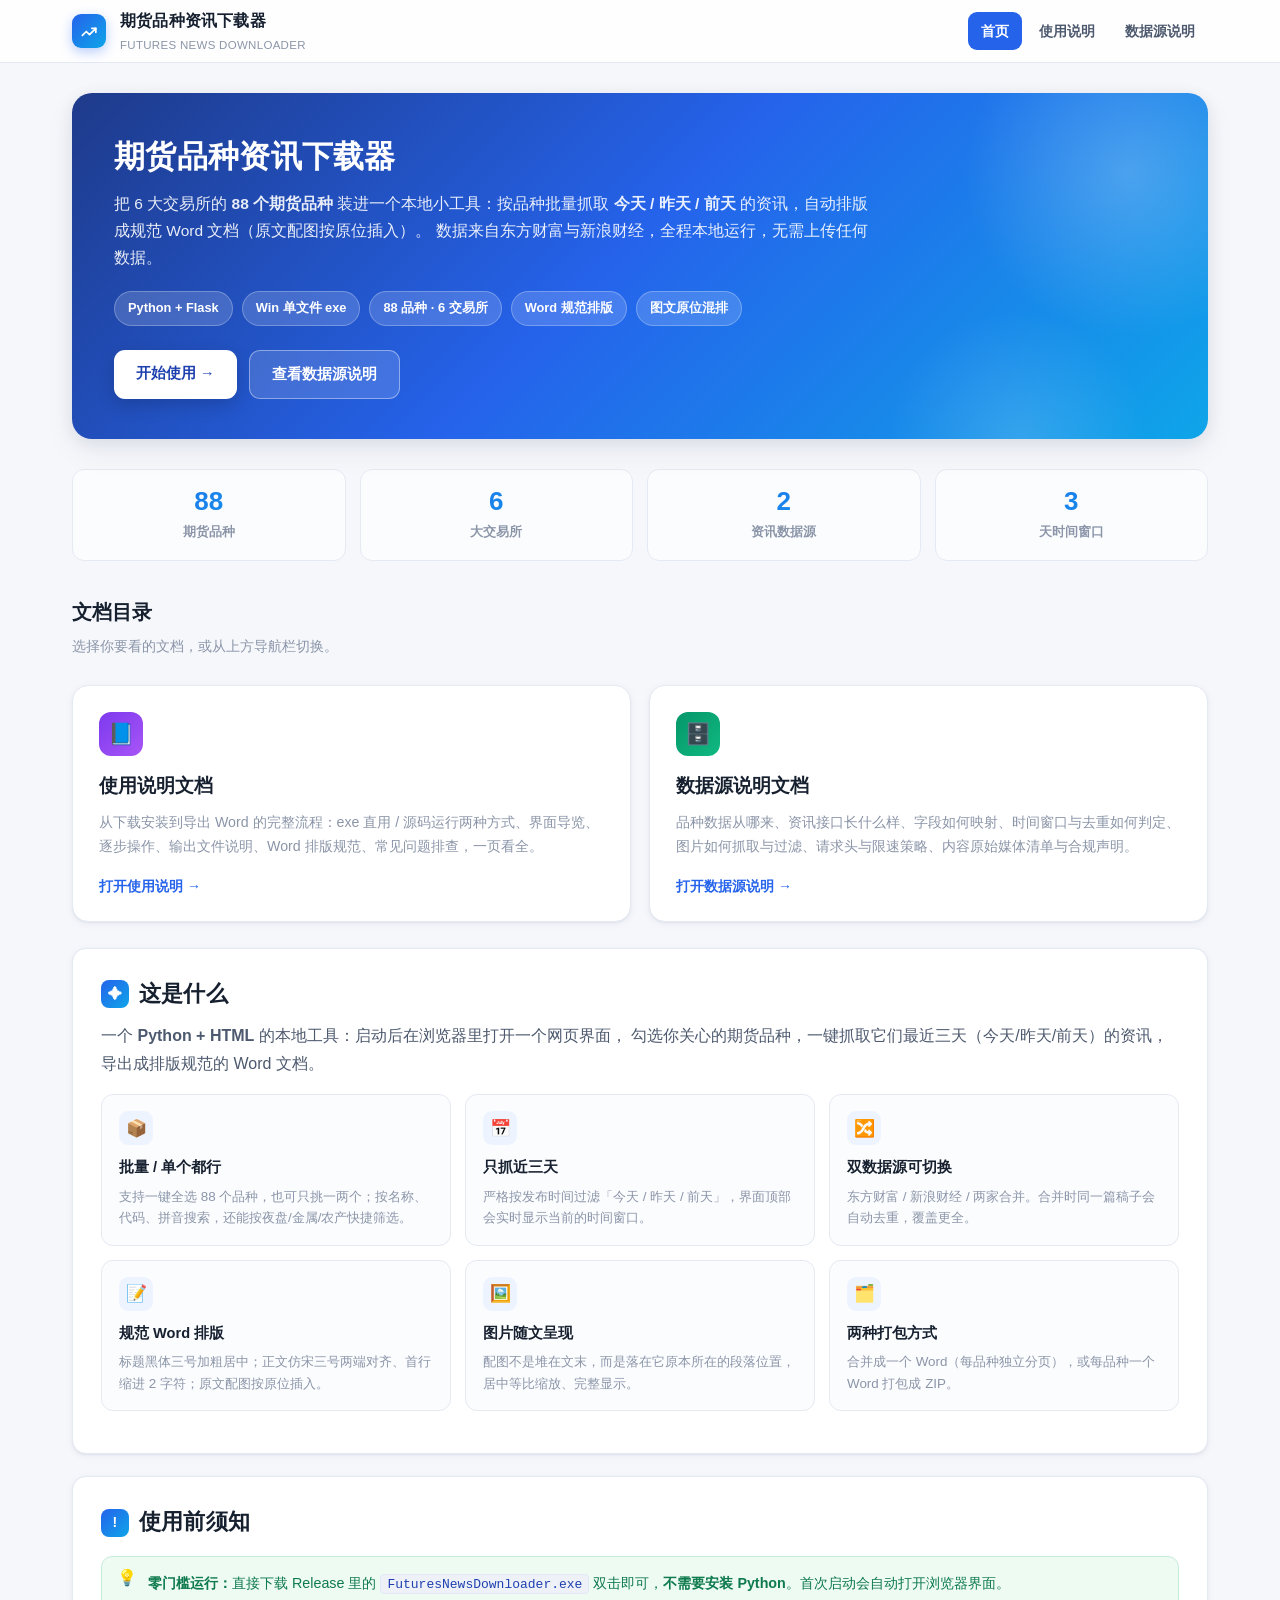
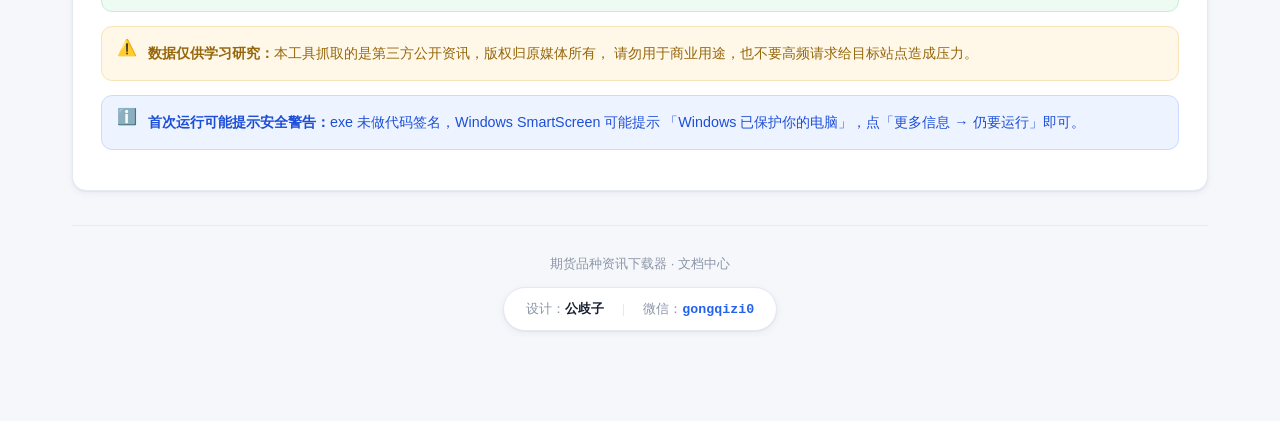
<file: docs/index.html>
<!DOCTYPE html>
<html lang="zh-CN">
<head>
<meta charset="UTF-8">
<meta name="viewport" content="width=device-width, initial-scale=1.0">
<title>期货品种资讯下载器 · 文档中心</title>
<meta name="description" content="一键抓取 88 个期货品种近三日资讯，导出规范排版的 Word 文档。">
<link rel="icon" type="image/png" href="assets/favicon.png">
<link rel="stylesheet" href="assets/style.css">
</head>
<body>

<nav class="nav">
  <div class="nav-in">
    <div class="logo">
      <svg viewBox="0 0 24 24" fill="none" stroke="currentColor" stroke-width="2.2"
           stroke-linecap="round" stroke-linejoin="round">
        <path d="M3 17l5-5 4 4 8-8"/><path d="M15 8h5v5"/>
      </svg>
    </div>
    <div class="ttl">期货品种资讯下载器<small>FUTURES NEWS DOWNLOADER</small></div>
    <div class="nav-links">
      <a href="index.html" class="on">首页</a>
      <a href="usage.html">使用说明</a>
      <a href="data-source.html">数据源说明</a>
    </div>
  </div>
</nav>

<div class="wrap">

  <section class="hero">
    <h1>期货品种资讯下载器</h1>
    <p>
      把 6 大交易所的 <b>88 个期货品种</b> 装进一个本地小工具：按品种批量抓取
      <b>今天 / 昨天 / 前天</b> 的资讯，自动排版成规范 Word 文档（原文配图按原位插入）。
      数据来自东方财富与新浪财经，全程本地运行，无需上传任何数据。
    </p>
    <div class="badges">
      <span class="badge">Python + Flask</span>
      <span class="badge">Win 单文件 exe</span>
      <span class="badge">88 品种 · 6 交易所</span>
      <span class="badge">Word 规范排版</span>
      <span class="badge">图文原位混排</span>
    </div>
    <div class="cta">
      <a href="usage.html">开始使用 →</a>
      <a href="data-source.html" class="ghost">查看数据源说明</a>
    </div>
  </section>

  <div class="grid g4">
    <div class="stat"><b>88</b><span>期货品种</span></div>
    <div class="stat"><b>6</b><span>大交易所</span></div>
    <div class="stat"><b>2</b><span>资讯数据源</span></div>
    <div class="stat"><b>3</b><span>天时间窗口</span></div>
  </div>

  <h2 style="margin:34px 0 4px;font-size:20px">文档目录</h2>
  <p style="color:var(--text-3);margin:0 0 6px;font-size:14.3px">
    选择你要看的文档，或从上方导航栏切换。
  </p>

  <div class="doc-cards">
    <a class="doc-card a" href="usage.html">
      <div class="ic">📘</div>
      <h3>使用说明文档</h3>
      <p>
        从下载安装到导出 Word 的完整流程：exe 直用 / 源码运行两种方式、界面导览、
        逐步操作、输出文件说明、Word 排版规范、常见问题排查，一页看全。
      </p>
      <span class="go">打开使用说明 →</span>
    </a>
    <a class="doc-card b" href="data-source.html">
      <div class="ic">🗄️</div>
      <h3>数据源说明文档</h3>
      <p>
        品种数据从哪来、资讯接口长什么样、字段如何映射、时间窗口与去重如何判定、
        图片如何抓取与过滤、请求头与限速策略、内容原始媒体清单与合规声明。
      </p>
      <span class="go">打开数据源说明 →</span>
    </a>
  </div>

  <div class="card">
    <h2><span class="num">✦</span>这是什么</h2>
    <p class="lead">
      一个 <b>Python + HTML</b> 的本地工具：启动后在浏览器里打开一个网页界面，
      勾选你关心的期货品种，一键抓取它们最近三天（今天/昨天/前天）的资讯，
      导出成排版规范的 Word 文档。
    </p>
    <div class="grid g2">
      <div class="feat">
        <div class="ic">📦</div>
        <h4>批量 / 单个都行</h4>
        <p>支持一键全选 88 个品种，也可只挑一两个；按名称、代码、拼音搜索，还能按夜盘/金属/农产快捷筛选。</p>
      </div>
      <div class="feat">
        <div class="ic">📅</div>
        <h4>只抓近三天</h4>
        <p>严格按发布时间过滤「今天 / 昨天 / 前天」，界面顶部会实时显示当前的时间窗口。</p>
      </div>
      <div class="feat">
        <div class="ic">🔀</div>
        <h4>双数据源可切换</h4>
        <p>东方财富 / 新浪财经 / 两家合并。合并时同一篇稿子会自动去重，覆盖更全。</p>
      </div>
      <div class="feat">
        <div class="ic">📝</div>
        <h4>规范 Word 排版</h4>
        <p>标题黑体三号加粗居中；正文仿宋三号两端对齐、首行缩进 2 字符；原文配图按原位插入。</p>
      </div>
      <div class="feat">
        <div class="ic">🖼️</div>
        <h4>图片随文呈现</h4>
        <p>配图不是堆在文末，而是落在它原本所在的段落位置，居中等比缩放、完整显示。</p>
      </div>
      <div class="feat">
        <div class="ic">🗂️</div>
        <h4>两种打包方式</h4>
        <p>合并成一个 Word（每品种独立分页），或每品种一个 Word 打包成 ZIP。</p>
      </div>
    </div>
  </div>

  <div class="card">
    <h2><span class="num">!</span>使用前须知</h2>
    <div class="note tip">
      <b>零门槛运行：</b>直接下载 Release 里的 <code>FuturesNewsDownloader.exe</code>
      双击即可，<b>不需要安装 Python</b>。首次启动会自动打开浏览器界面。
    </div>
    <div class="note warn">
      <b>数据仅供学习研究：</b>本工具抓取的是第三方公开资讯，版权归原媒体所有，
      请勿用于商业用途，也不要高频请求给目标站点造成压力。
    </div>
    <div class="note info">
      <b>首次运行可能提示安全警告：</b>exe 未做代码签名，Windows SmartScreen 可能提示
      「Windows 已保护你的电脑」，点「更多信息 → 仍要运行」即可。
    </div>
  </div>

  <footer class="foot">
    <div>期货品种资讯下载器 · 文档中心</div>
    <div class="sig">
      <span>设计：<b>公歧子</b></span>
      <i>|</i>
      <span>微信：<span class="mail">gongqizi0</span></span>
    </div>
  </footer>

</div>
<script src="assets/app.js"></script>
</body>
</html>
</file>
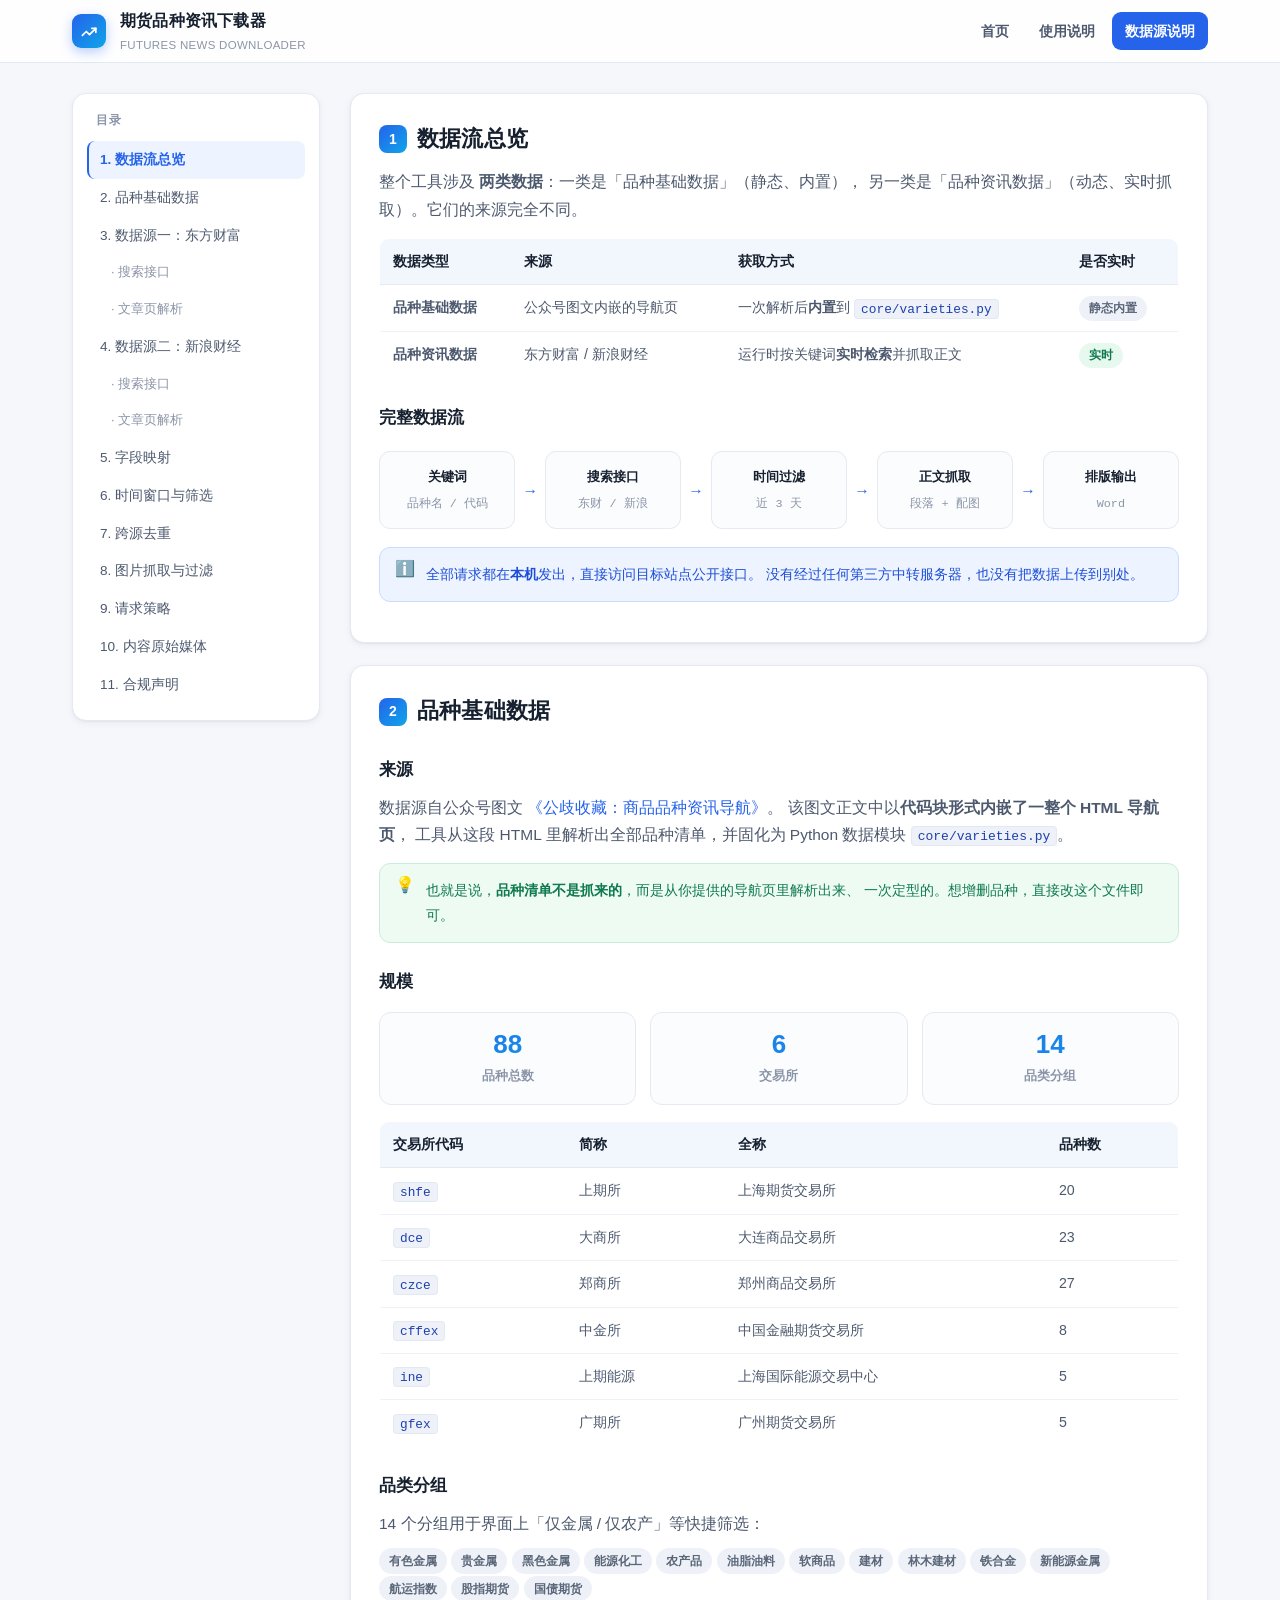
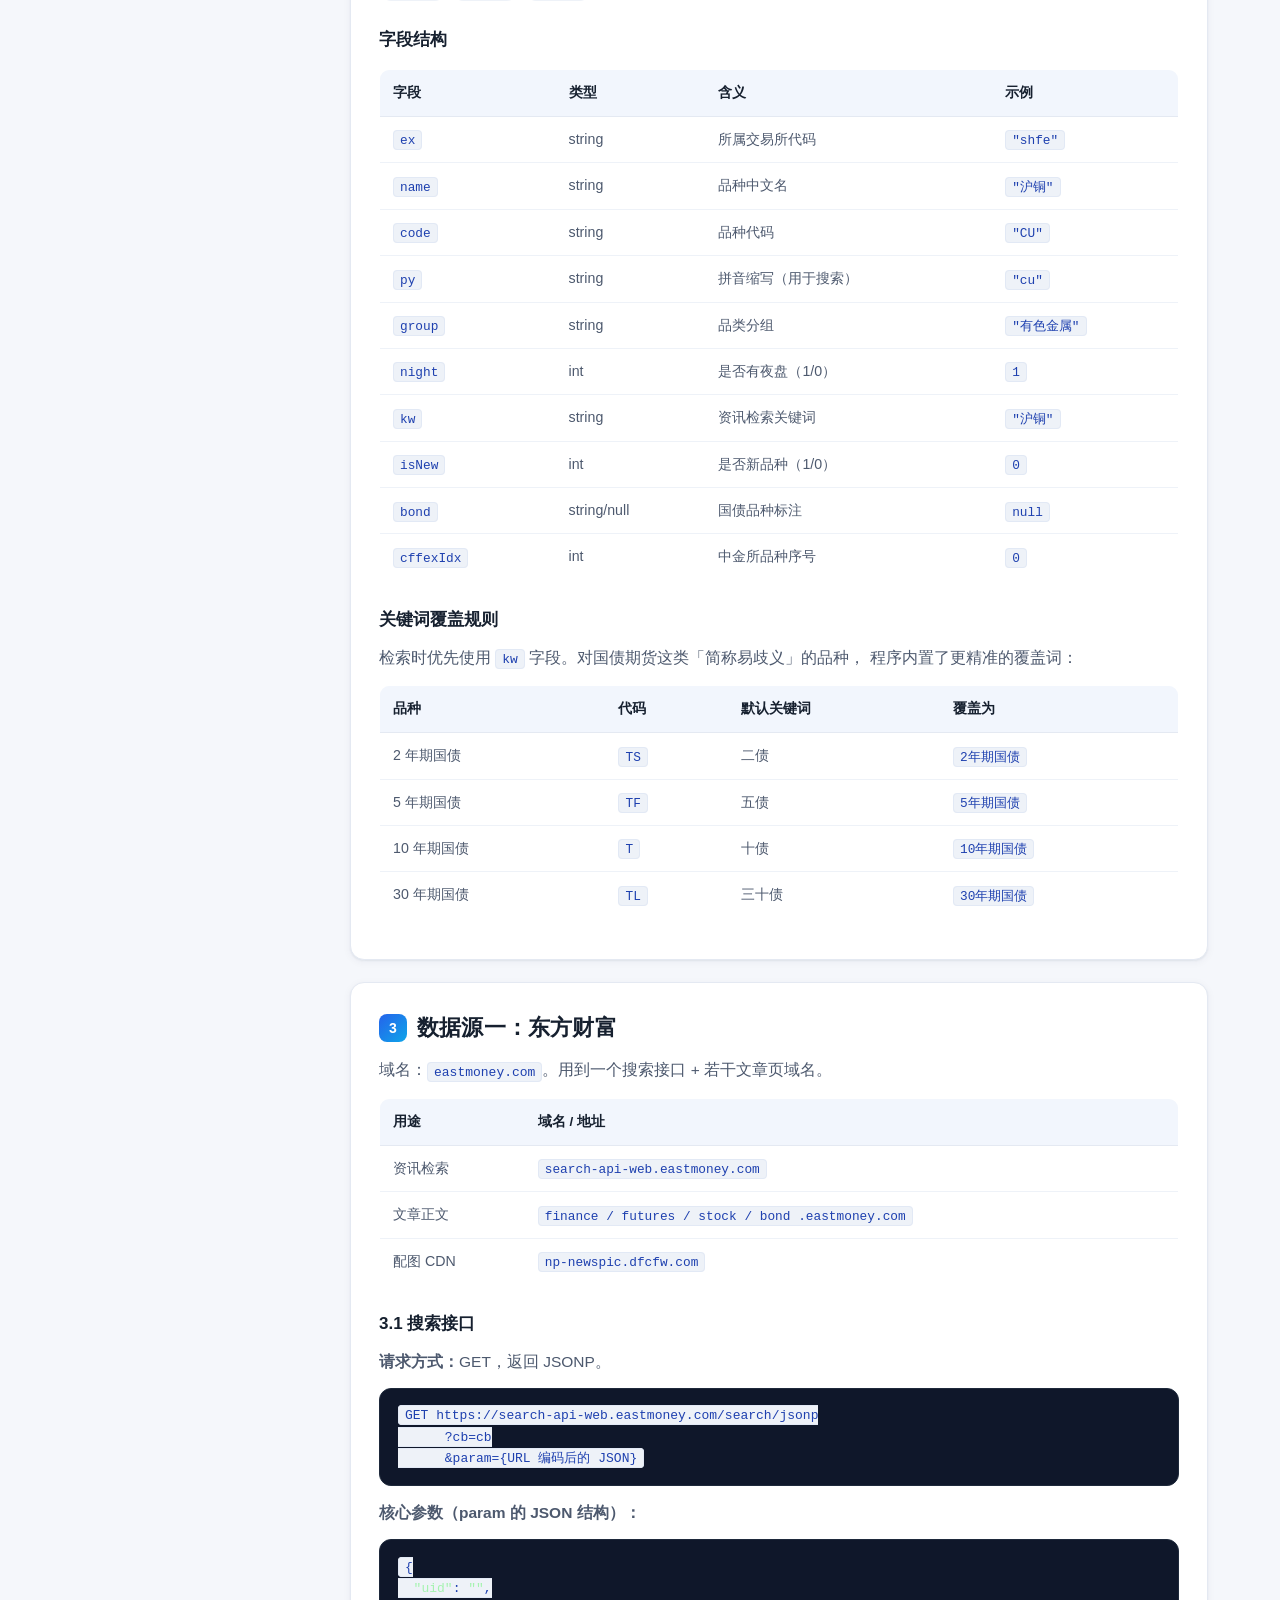
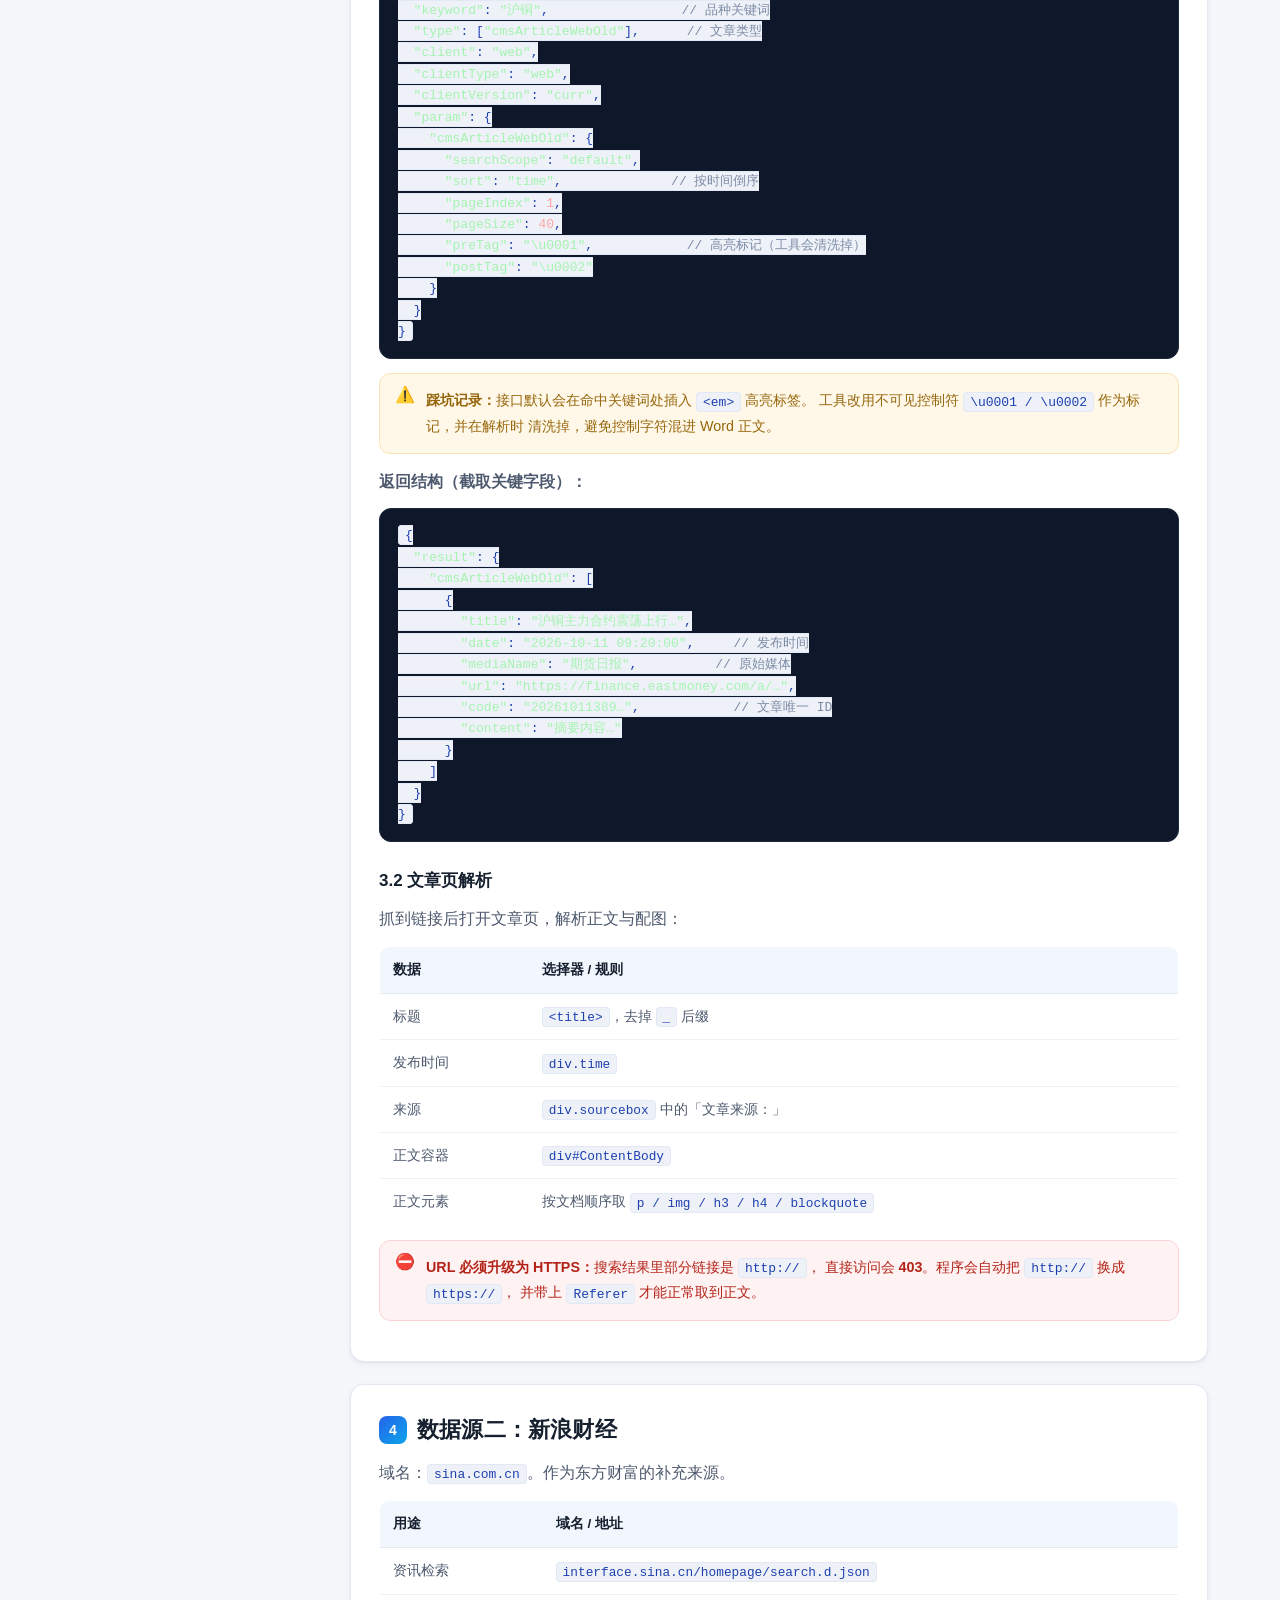
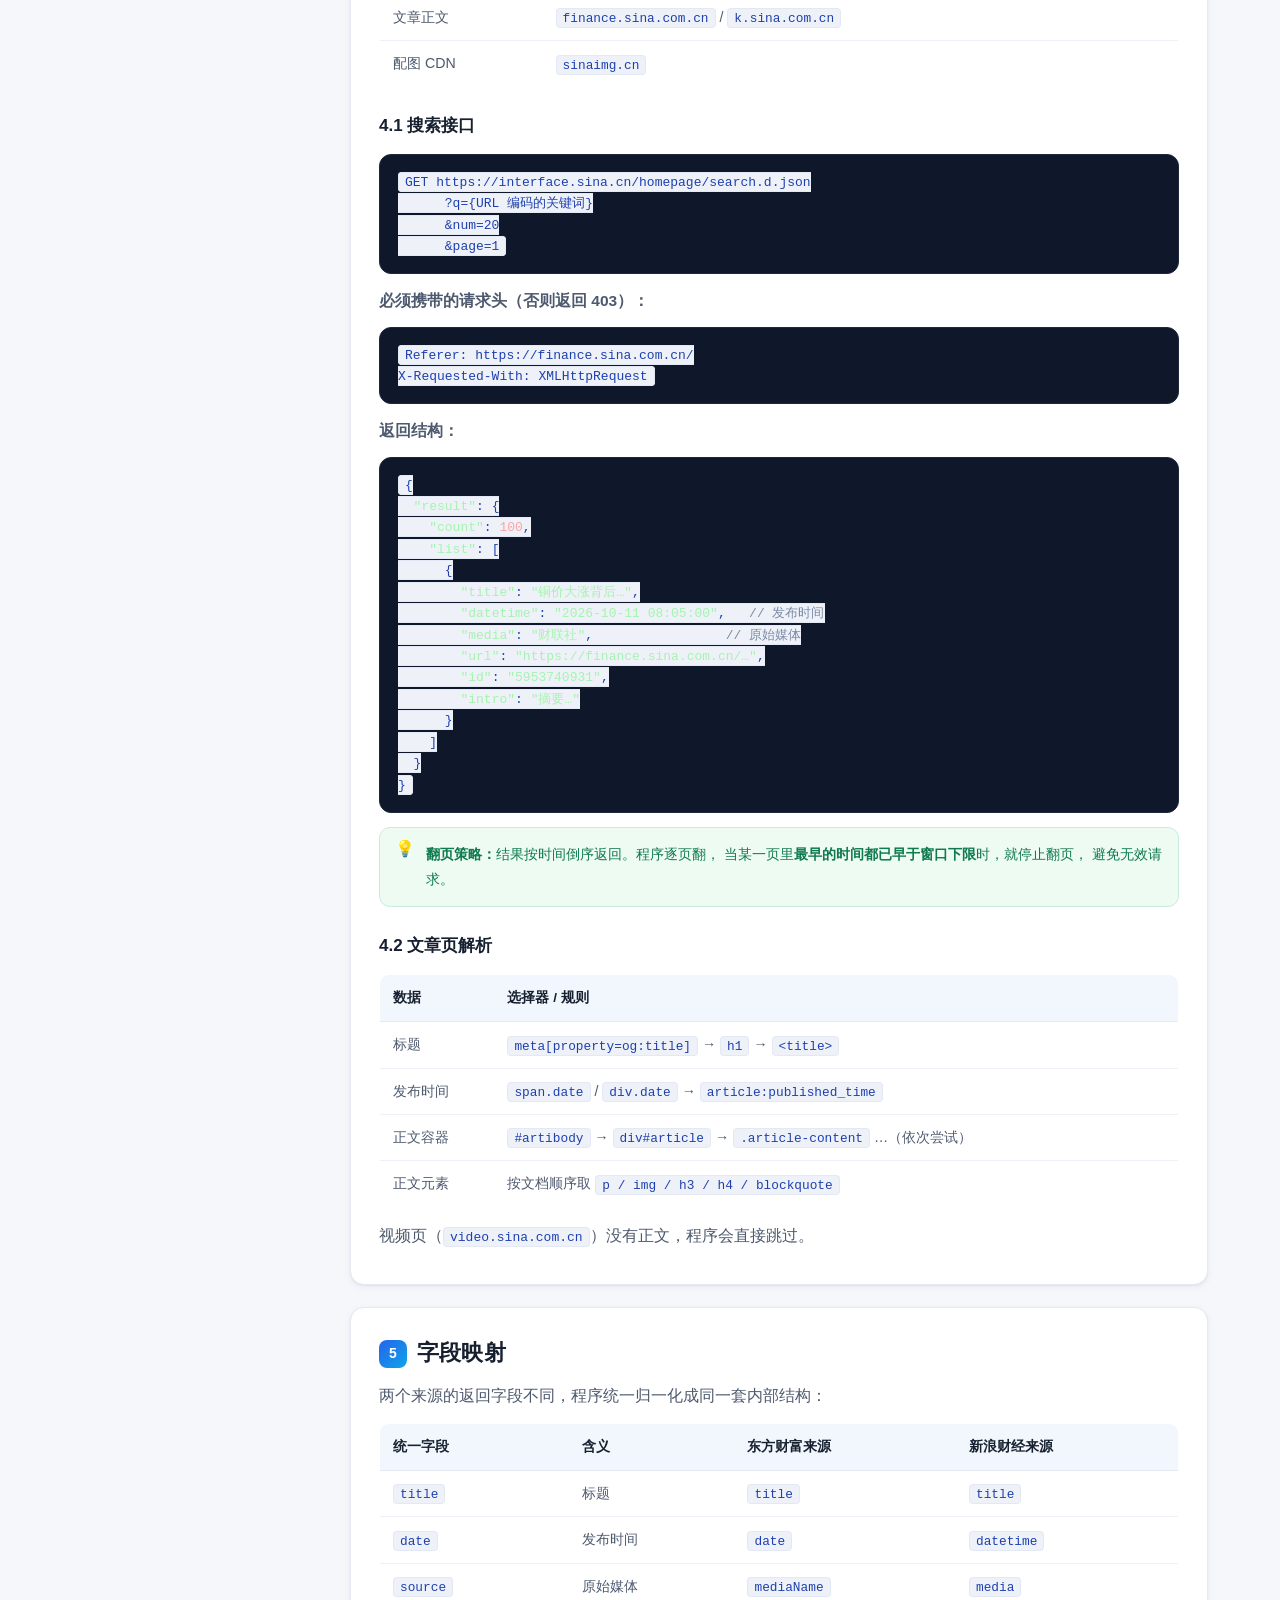
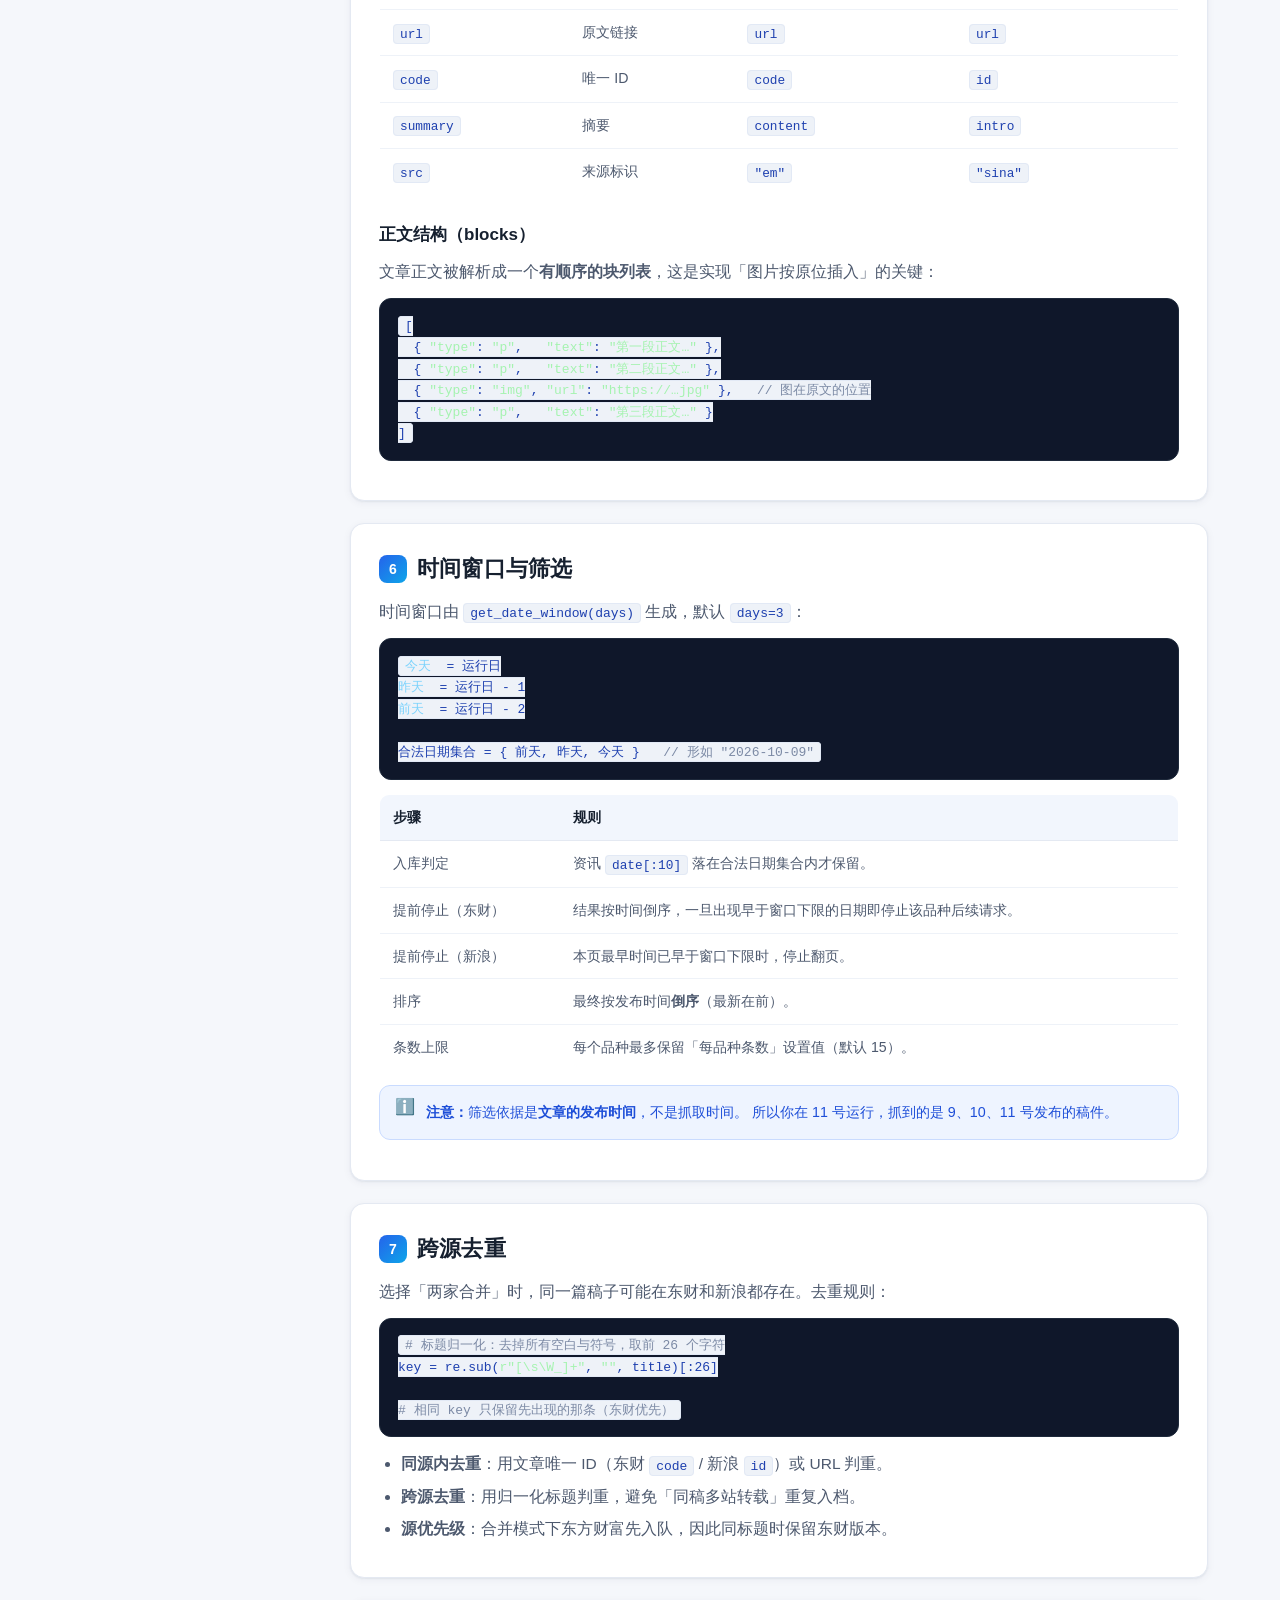
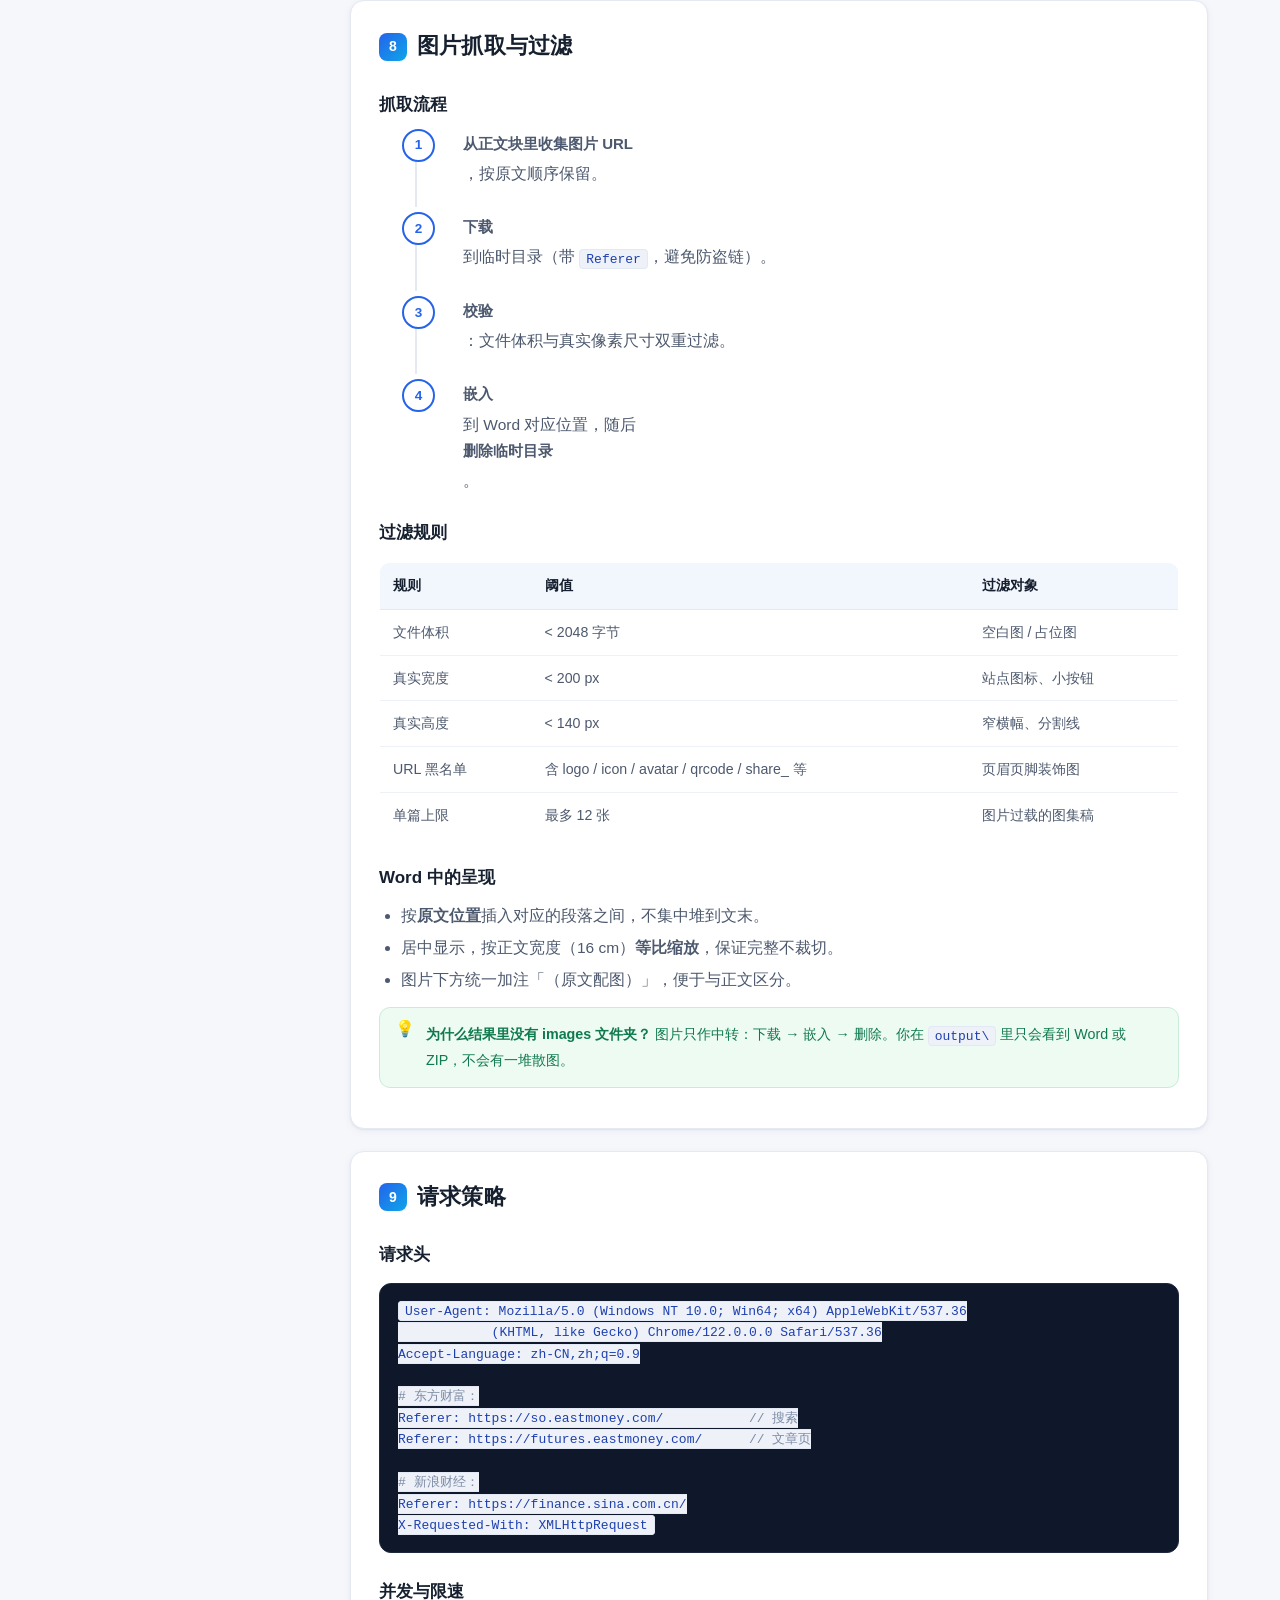
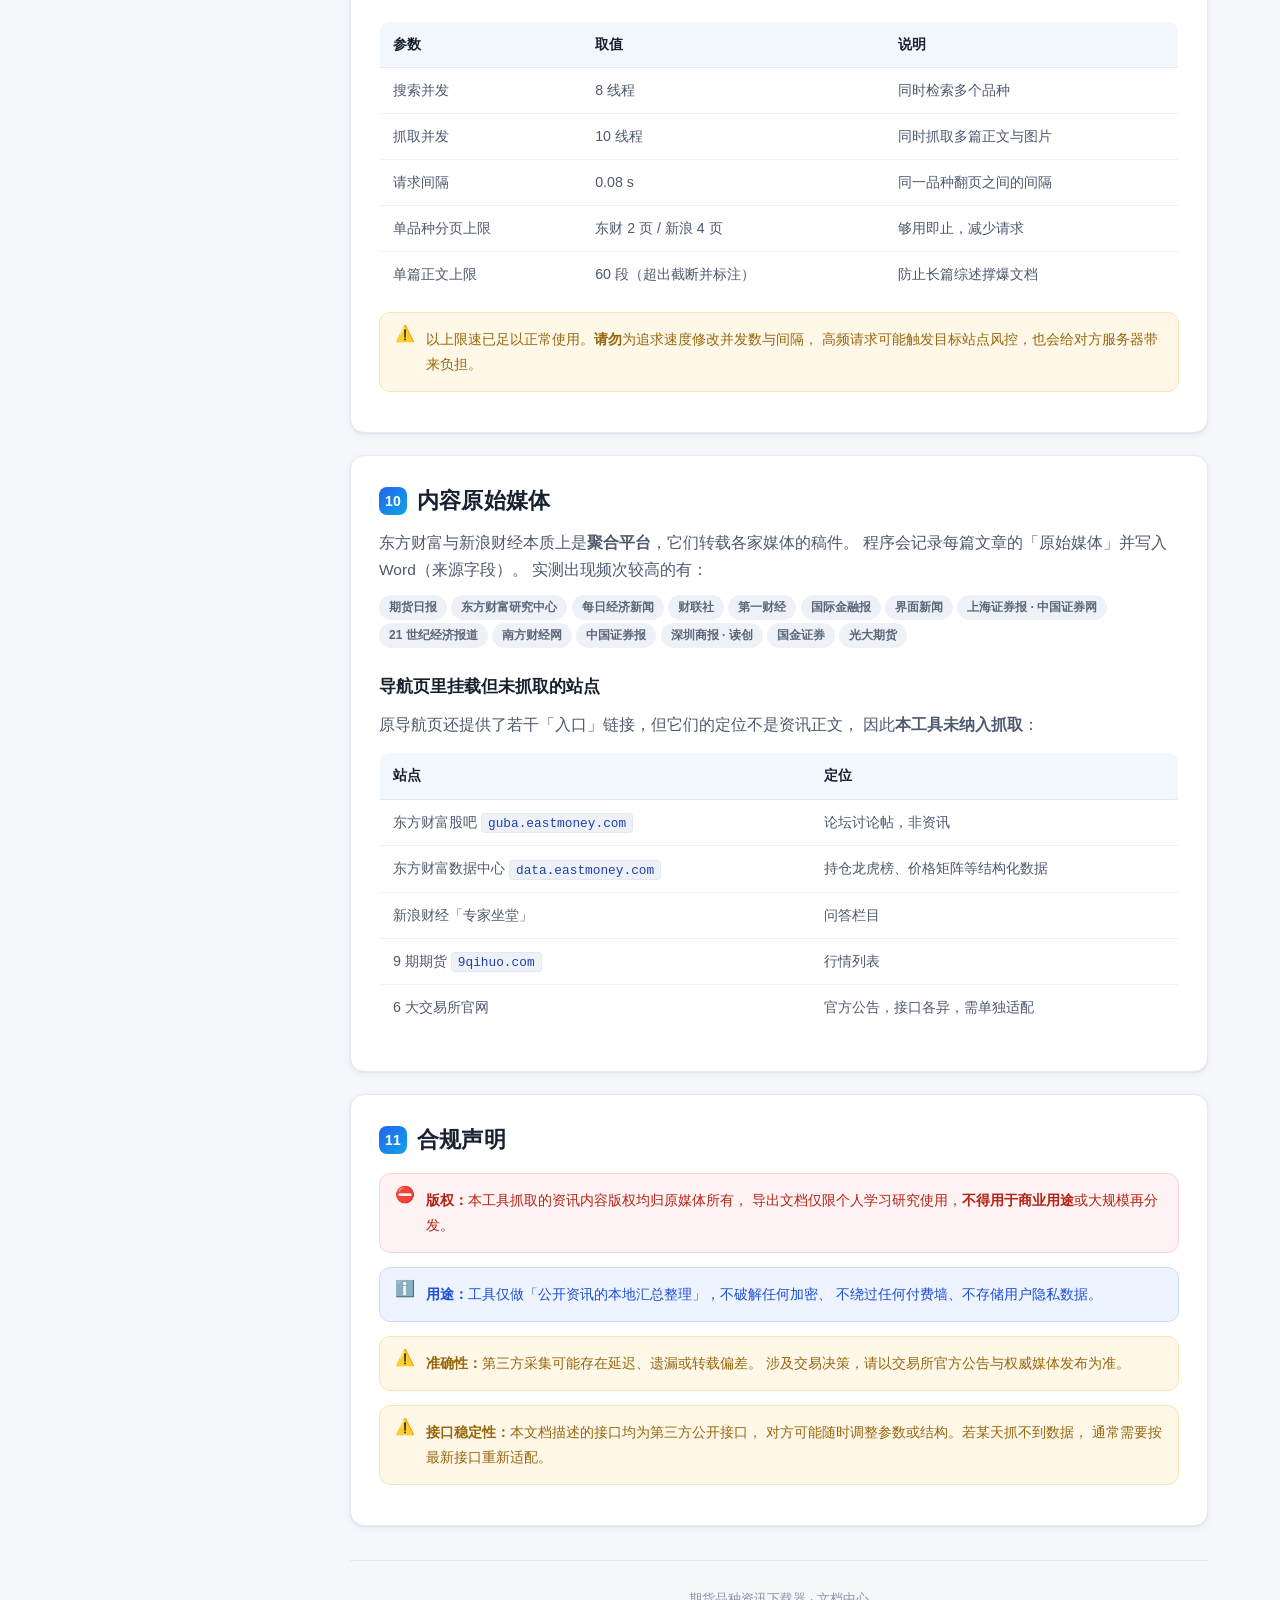
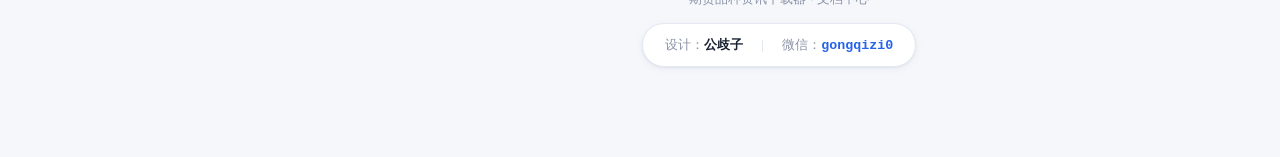
<file: docs/data-source.html>
<!DOCTYPE html>
<html lang="zh-CN">
<head>
<meta charset="UTF-8">
<meta name="viewport" content="width=device-width, initial-scale=1.0">
<title>数据源说明 · 期货品种资讯下载器</title>
<meta name="description" content="期货品种资讯下载器数据源详解：品种数据来源、东方财富与新浪财经接口、字段映射、筛选与去重、图片抓取策略。">
<link rel="icon" type="image/png" href="assets/favicon.png">
<link rel="stylesheet" href="assets/style.css">
</head>
<body>

<nav class="nav">
  <div class="nav-in">
    <div class="logo">
      <svg viewBox="0 0 24 24" fill="none" stroke="currentColor" stroke-width="2.2"
           stroke-linecap="round" stroke-linejoin="round">
        <path d="M3 17l5-5 4 4 8-8"/><path d="M15 8h5v5"/>
      </svg>
    </div>
    <div class="ttl">期货品种资讯下载器<small>FUTURES NEWS DOWNLOADER</small></div>
    <div class="nav-links">
      <a href="index.html">首页</a>
      <a href="usage.html">使用说明</a>
      <a href="data-source.html" class="on">数据源说明</a>
    </div>
  </div>
</nav>

<div class="wrap">
  <div class="layout">

    <aside class="toc">
      <h4>目录</h4>
      <a href="#overview">1. 数据流总览</a>
      <a href="#varieties">2. 品种基础数据</a>
      <a href="#em">3. 数据源一：东方财富</a>
      <a href="#em-search" class="sub">· 搜索接口</a>
      <a href="#em-article" class="sub">· 文章页解析</a>
      <a href="#sina">4. 数据源二：新浪财经</a>
      <a href="#sina-search" class="sub">· 搜索接口</a>
      <a href="#sina-article" class="sub">· 文章页解析</a>
      <a href="#fields">5. 字段映射</a>
      <a href="#window">6. 时间窗口与筛选</a>
      <a href="#dedup">7. 跨源去重</a>
      <a href="#images">8. 图片抓取与过滤</a>
      <a href="#policy">9. 请求策略</a>
      <a href="#media">10. 内容原始媒体</a>
      <a href="#legal">11. 合规声明</a>
    </aside>

    <main class="content">

      <!-- ============ 1 ============ -->
      <section class="card" id="overview">
        <h2><span class="num">1</span>数据流总览</h2>
        <p class="lead">
          整个工具涉及 <b>两类数据</b>：一类是「品种基础数据」（静态、内置），
          另一类是「品种资讯数据」（动态、实时抓取）。它们的来源完全不同。
        </p>

        <table class="tbl">
          <tr><th>数据类型</th><th>来源</th><th>获取方式</th><th>是否实时</th></tr>
          <tr>
            <td><b>品种基础数据</b></td>
            <td>公众号图文内嵌的导航页</td>
            <td>一次解析后<b>内置</b>到 <code>core/varieties.py</code></td>
            <td><span class="pill gray">静态内置</span></td>
          </tr>
          <tr>
            <td><b>品种资讯数据</b></td>
            <td>东方财富 / 新浪财经</td>
            <td>运行时按关键词<b>实时检索</b>并抓取正文</td>
            <td><span class="pill green">实时</span></td>
          </tr>
        </table>

        <h3>完整数据流</h3>
        <div class="flow">
          <div class="node"><b>关键词</b><span>品种名 / 代码</span></div>
          <div class="arw">→</div>
          <div class="node"><b>搜索接口</b><span>东财 / 新浪</span></div>
          <div class="arw">→</div>
          <div class="node"><b>时间过滤</b><span>近 3 天</span></div>
          <div class="arw">→</div>
          <div class="node"><b>正文抓取</b><span>段落 + 配图</span></div>
          <div class="arw">→</div>
          <div class="node"><b>排版输出</b><span>Word</span></div>
        </div>

        <div class="note info">
          全部请求都在<b>本机</b>发出，直接访问目标站点公开接口。
          没有经过任何第三方中转服务器，也没有把数据上传到别处。
        </div>
      </section>

      <!-- ============ 2 ============ -->
      <section class="card" id="varieties">
        <h2><span class="num">2</span>品种基础数据</h2>

        <h3>来源</h3>
        <p>数据源自公众号图文
          <a href="https://mp.weixin.qq.com/s/Qh9bfpa41s_CN9v2-XdIeQ" target="_blank" rel="noopener">
            《公歧收藏：商品品种资讯导航》</a>。
          该图文正文中以<b>代码块形式内嵌了一整个 HTML 导航页</b>，
          工具从这段 HTML 里解析出全部品种清单，并固化为 Python 数据模块
          <code>core/varieties.py</code>。</p>

        <div class="note tip">
          也就是说，<b>品种清单不是抓来的</b>，而是从你提供的导航页里解析出来、
          一次定型的。想增删品种，直接改这个文件即可。
        </div>

        <h3>规模</h3>
        <div class="grid g3">
          <div class="stat"><b>88</b><span>品种总数</span></div>
          <div class="stat"><b>6</b><span>交易所</span></div>
          <div class="stat"><b>14</b><span>品类分组</span></div>
        </div>

        <table class="tbl">
          <tr><th>交易所代码</th><th>简称</th><th>全称</th><th>品种数</th></tr>
          <tr><td><code>shfe</code></td><td>上期所</td><td>上海期货交易所</td><td>20</td></tr>
          <tr><td><code>dce</code></td><td>大商所</td><td>大连商品交易所</td><td>23</td></tr>
          <tr><td><code>czce</code></td><td>郑商所</td><td>郑州商品交易所</td><td>27</td></tr>
          <tr><td><code>cffex</code></td><td>中金所</td><td>中国金融期货交易所</td><td>8</td></tr>
          <tr><td><code>ine</code></td><td>上期能源</td><td>上海国际能源交易中心</td><td>5</td></tr>
          <tr><td><code>gfex</code></td><td>广期所</td><td>广州期货交易所</td><td>5</td></tr>
        </table>

        <h3>品类分组</h3>
        <p>14 个分组用于界面上「仅金属 / 仅农产」等快捷筛选：</p>
        <p>
          <span class="pill gray">有色金属</span> <span class="pill gray">贵金属</span>
          <span class="pill gray">黑色金属</span> <span class="pill gray">能源化工</span>
          <span class="pill gray">农产品</span> <span class="pill gray">油脂油料</span>
          <span class="pill gray">软商品</span> <span class="pill gray">建材</span>
          <span class="pill gray">林木建材</span> <span class="pill gray">铁合金</span>
          <span class="pill gray">新能源金属</span> <span class="pill gray">航运指数</span>
          <span class="pill gray">股指期货</span> <span class="pill gray">国债期货</span>
        </p>

        <h3>字段结构</h3>
        <table class="tbl">
          <tr><th>字段</th><th>类型</th><th>含义</th><th>示例</th></tr>
          <tr><td><code>ex</code></td><td>string</td><td>所属交易所代码</td><td><code>"shfe"</code></td></tr>
          <tr><td><code>name</code></td><td>string</td><td>品种中文名</td><td><code>"沪铜"</code></td></tr>
          <tr><td><code>code</code></td><td>string</td><td>品种代码</td><td><code>"CU"</code></td></tr>
          <tr><td><code>py</code></td><td>string</td><td>拼音缩写（用于搜索）</td><td><code>"cu"</code></td></tr>
          <tr><td><code>group</code></td><td>string</td><td>品类分组</td><td><code>"有色金属"</code></td></tr>
          <tr><td><code>night</code></td><td>int</td><td>是否有夜盘（1/0）</td><td><code>1</code></td></tr>
          <tr><td><code>kw</code></td><td>string</td><td>资讯检索关键词</td><td><code>"沪铜"</code></td></tr>
          <tr><td><code>isNew</code></td><td>int</td><td>是否新品种（1/0）</td><td><code>0</code></td></tr>
          <tr><td><code>bond</code></td><td>string/null</td><td>国债品种标注</td><td><code>null</code></td></tr>
          <tr><td><code>cffexIdx</code></td><td>int</td><td>中金所品种序号</td><td><code>0</code></td></tr>
        </table>

        <h3>关键词覆盖规则</h3>
        <p>检索时优先使用 <code>kw</code> 字段。对国债期货这类「简称易歧义」的品种，
          程序内置了更精准的覆盖词：</p>
        <table class="tbl">
          <tr><th>品种</th><th>代码</th><th>默认关键词</th><th>覆盖为</th></tr>
          <tr><td>2 年期国债</td><td><code>TS</code></td><td>二债</td><td><code>2年期国债</code></td></tr>
          <tr><td>5 年期国债</td><td><code>TF</code></td><td>五债</td><td><code>5年期国债</code></td></tr>
          <tr><td>10 年期国债</td><td><code>T</code></td><td>十债</td><td><code>10年期国债</code></td></tr>
          <tr><td>30 年期国债</td><td><code>TL</code></td><td>三十债</td><td><code>30年期国债</code></td></tr>
        </table>
      </section>

      <!-- ============ 3 ============ -->
      <section class="card" id="em">
        <h2><span class="num">3</span>数据源一：东方财富</h2>
        <p>域名：<code>eastmoney.com</code>。用到一个搜索接口 + 若干文章页域名。</p>

        <table class="tbl">
          <tr><th>用途</th><th>域名 / 地址</th></tr>
          <tr><td>资讯检索</td><td><code>search-api-web.eastmoney.com</code></td></tr>
          <tr><td>文章正文</td><td><code>finance / futures / stock / bond .eastmoney.com</code></td></tr>
          <tr><td>配图 CDN</td><td><code>np-newspic.dfcfw.com</code></td></tr>
        </table>

        <h3 id="em-search">3.1 搜索接口</h3>
        <p><b>请求方式：</b>GET，返回 JSONP。</p>
        <pre><code>GET https://search-api-web.eastmoney.com/search/jsonp
      ?cb=cb
      &amp;param={URL 编码后的 JSON}</code></pre>

        <p><b>核心参数（param 的 JSON 结构）：</b></p>
        <pre><code>{
  <span class="s">"uid"</span>: <span class="s">""</span>,
  <span class="s">"keyword"</span>: <span class="s">"沪铜"</span>,                 <span class="c">// 品种关键词</span>
  <span class="s">"type"</span>: [<span class="s">"cmsArticleWebOld"</span>],      <span class="c">// 文章类型</span>
  <span class="s">"client"</span>: <span class="s">"web"</span>,
  <span class="s">"clientType"</span>: <span class="s">"web"</span>,
  <span class="s">"clientVersion"</span>: <span class="s">"curr"</span>,
  <span class="s">"param"</span>: {
    <span class="s">"cmsArticleWebOld"</span>: {
      <span class="s">"searchScope"</span>: <span class="s">"default"</span>,
      <span class="s">"sort"</span>: <span class="s">"time"</span>,              <span class="c">// 按时间倒序</span>
      <span class="s">"pageIndex"</span>: <span class="n">1</span>,
      <span class="s">"pageSize"</span>: <span class="n">40</span>,
      <span class="s">"preTag"</span>: <span class="s">"\u0001"</span>,            <span class="c">// 高亮标记（工具会清洗掉）</span>
      <span class="s">"postTag"</span>: <span class="s">"\u0002"</span>
    }
  }
}</code></pre>

        <div class="note warn">
          <b>踩坑记录：</b>接口默认会在命中关键词处插入 <code>&lt;em&gt;</code> 高亮标签。
          工具改用不可见控制符 <code>\u0001 / \u0002</code> 作为标记，并在解析时
          清洗掉，避免控制字符混进 Word 正文。
        </div>

        <p><b>返回结构（截取关键字段）：</b></p>
        <pre><code>{
  <span class="s">"result"</span>: {
    <span class="s">"cmsArticleWebOld"</span>: [
      {
        <span class="s">"title"</span>: <span class="s">"沪铜主力合约震荡上行…"</span>,
        <span class="s">"date"</span>: <span class="s">"2026-10-11 09:20:00"</span>,     <span class="c">// 发布时间</span>
        <span class="s">"mediaName"</span>: <span class="s">"期货日报"</span>,          <span class="c">// 原始媒体</span>
        <span class="s">"url"</span>: <span class="s">"https://finance.eastmoney.com/a/…"</span>,
        <span class="s">"code"</span>: <span class="s">"20261011389…"</span>,            <span class="c">// 文章唯一 ID</span>
        <span class="s">"content"</span>: <span class="s">"摘要内容…"</span>
      }
    ]
  }
}</code></pre>

        <h3 id="em-article">3.2 文章页解析</h3>
        <p>抓到链接后打开文章页，解析正文与配图：</p>
        <table class="tbl">
          <tr><th>数据</th><th>选择器 / 规则</th></tr>
          <tr><td>标题</td><td><code>&lt;title&gt;</code>，去掉 <code>_</code> 后缀</td></tr>
          <tr><td>发布时间</td><td><code>div.time</code></td></tr>
          <tr><td>来源</td><td><code>div.sourcebox</code> 中的「文章来源：」</td></tr>
          <tr><td>正文容器</td><td><code>div#ContentBody</code></td></tr>
          <tr><td>正文元素</td><td>按文档顺序取 <code>p / img / h3 / h4 / blockquote</code></td></tr>
        </table>

        <div class="note danger">
          <b>URL 必须升级为 HTTPS：</b>搜索结果里部分链接是 <code>http://</code>，
          直接访问会 <b>403</b>。程序会自动把 <code>http://</code> 换成 <code>https://</code>，
          并带上 <code>Referer</code> 才能正常取到正文。
        </div>
      </section>

      <!-- ============ 4 ============ -->
      <section class="card" id="sina">
        <h2><span class="num">4</span>数据源二：新浪财经</h2>
        <p>域名：<code>sina.com.cn</code>。作为东方财富的补充来源。</p>

        <table class="tbl">
          <tr><th>用途</th><th>域名 / 地址</th></tr>
          <tr><td>资讯检索</td><td><code>interface.sina.cn/homepage/search.d.json</code></td></tr>
          <tr><td>文章正文</td><td><code>finance.sina.com.cn</code> / <code>k.sina.com.cn</code></td></tr>
          <tr><td>配图 CDN</td><td><code>sinaimg.cn</code></td></tr>
        </table>

        <h3 id="sina-search">4.1 搜索接口</h3>
        <pre><code>GET https://interface.sina.cn/homepage/search.d.json
      ?q={URL 编码的关键词}
      &amp;num=20
      &amp;page=1</code></pre>

        <p><b>必须携带的请求头（否则返回 403）：</b></p>
        <pre><code>Referer: https://finance.sina.com.cn/
X-Requested-With: XMLHttpRequest</code></pre>

        <p><b>返回结构：</b></p>
        <pre><code>{
  <span class="s">"result"</span>: {
    <span class="s">"count"</span>: <span class="n">100</span>,
    <span class="s">"list"</span>: [
      {
        <span class="s">"title"</span>: <span class="s">"铜价大涨背后…"</span>,
        <span class="s">"datetime"</span>: <span class="s">"2026-10-11 08:05:00"</span>,   <span class="c">// 发布时间</span>
        <span class="s">"media"</span>: <span class="s">"财联社"</span>,                 <span class="c">// 原始媒体</span>
        <span class="s">"url"</span>: <span class="s">"https://finance.sina.com.cn/…"</span>,
        <span class="s">"id"</span>: <span class="s">"5953740931"</span>,
        <span class="s">"intro"</span>: <span class="s">"摘要…"</span>
      }
    ]
  }
}</code></pre>

        <div class="note tip">
          <b>翻页策略：</b>结果按时间倒序返回。程序逐页翻，
          当某一页里<b>最早的时间都已早于窗口下限</b>时，就停止翻页，
          避免无效请求。
        </div>

        <h3 id="sina-article">4.2 文章页解析</h3>
        <table class="tbl">
          <tr><th>数据</th><th>选择器 / 规则</th></tr>
          <tr><td>标题</td><td><code>meta[property=og:title]</code> → <code>h1</code> → <code>&lt;title&gt;</code></td></tr>
          <tr><td>发布时间</td><td><code>span.date</code> / <code>div.date</code> → <code>article:published_time</code></td></tr>
          <tr><td>正文容器</td><td><code>#artibody</code> → <code>div#article</code> → <code>.article-content</code> …（依次尝试）</td></tr>
          <tr><td>正文元素</td><td>按文档顺序取 <code>p / img / h3 / h4 / blockquote</code></td></tr>
        </table>
        <p>视频页（<code>video.sina.com.cn</code>）没有正文，程序会直接跳过。</p>
      </section>

      <!-- ============ 5 ============ -->
      <section class="card" id="fields">
        <h2><span class="num">5</span>字段映射</h2>
        <p>两个来源的返回字段不同，程序统一归一化成同一套内部结构：</p>
        <table class="tbl">
          <tr>
            <th>统一字段</th><th>含义</th>
            <th>东方财富来源</th><th>新浪财经来源</th>
          </tr>
          <tr><td><code>title</code></td><td>标题</td><td><code>title</code></td><td><code>title</code></td></tr>
          <tr><td><code>date</code></td><td>发布时间</td><td><code>date</code></td><td><code>datetime</code></td></tr>
          <tr><td><code>source</code></td><td>原始媒体</td><td><code>mediaName</code></td><td><code>media</code></td></tr>
          <tr><td><code>url</code></td><td>原文链接</td><td><code>url</code></td><td><code>url</code></td></tr>
          <tr><td><code>code</code></td><td>唯一 ID</td><td><code>code</code></td><td><code>id</code></td></tr>
          <tr><td><code>summary</code></td><td>摘要</td><td><code>content</code></td><td><code>intro</code></td></tr>
          <tr><td><code>src</code></td><td>来源标识</td><td><code>"em"</code></td><td><code>"sina"</code></td></tr>
        </table>

        <h3>正文结构（blocks）</h3>
        <p>文章正文被解析成一个<b>有顺序的块列表</b>，这是实现「图片按原位插入」的关键：</p>
        <pre><code>[
  { <span class="s">"type"</span>: <span class="s">"p"</span>,   <span class="s">"text"</span>: <span class="s">"第一段正文…"</span> },
  { <span class="s">"type"</span>: <span class="s">"p"</span>,   <span class="s">"text"</span>: <span class="s">"第二段正文…"</span> },
  { <span class="s">"type"</span>: <span class="s">"img"</span>, <span class="s">"url"</span>: <span class="s">"https://…jpg"</span> },   <span class="c">// 图在原文的位置</span>
  { <span class="s">"type"</span>: <span class="s">"p"</span>,   <span class="s">"text"</span>: <span class="s">"第三段正文…"</span> }
]</code></pre>
      </section>

      <!-- ============ 6 ============ -->
      <section class="card" id="window">
        <h2><span class="num">6</span>时间窗口与筛选</h2>
        <p>时间窗口由 <code>get_date_window(days)</code> 生成，默认 <code>days=3</code>：</p>
        <pre><code><span class="k">今天</span>  = 运行日
<span class="k">昨天</span>  = 运行日 - 1
<span class="k">前天</span>  = 运行日 - 2

合法日期集合 = { 前天, 昨天, 今天 }   <span class="c">// 形如 "2026-10-09"</span></code></pre>

        <table class="tbl">
          <tr><th>步骤</th><th>规则</th></tr>
          <tr><td>入库判定</td><td>资讯 <code>date[:10]</code> 落在合法日期集合内才保留。</td></tr>
          <tr><td>提前停止（东财）</td><td>结果按时间倒序，一旦出现早于窗口下限的日期即停止该品种后续请求。</td></tr>
          <tr><td>提前停止（新浪）</td><td>本页最早时间已早于窗口下限时，停止翻页。</td></tr>
          <tr><td>排序</td><td>最终按发布时间<b>倒序</b>（最新在前）。</td></tr>
          <tr><td>条数上限</td><td>每个品种最多保留「每品种条数」设置值（默认 15）。</td></tr>
        </table>

        <div class="note info">
          <b>注意：</b>筛选依据是<b>文章的发布时间</b>，不是抓取时间。
          所以你在 11 号运行，抓到的是 9、10、11 号发布的稿件。
        </div>
      </section>

      <!-- ============ 7 ============ -->
      <section class="card" id="dedup">
        <h2><span class="num">7</span>跨源去重</h2>
        <p>选择「两家合并」时，同一篇稿子可能在东财和新浪都存在。去重规则：</p>
        <pre><code><span class="c"># 标题归一化：去掉所有空白与符号，取前 26 个字符</span>
key = re.sub(<span class="s">r"[\s\W_]+"</span>, <span class="s">""</span>, title)[:26]

<span class="c"># 相同 key 只保留先出现的那条（东财优先）</span></code></pre>
        <ul>
          <li><b>同源内去重</b>：用文章唯一 ID（东财 <code>code</code> / 新浪 <code>id</code>）或 URL 判重。</li>
          <li><b>跨源去重</b>：用归一化标题判重，避免「同稿多站转载」重复入档。</li>
          <li><b>源优先级</b>：合并模式下东方财富先入队，因此同标题时保留东财版本。</li>
        </ul>
      </section>

      <!-- ============ 8 ============ -->
      <section class="card" id="images">
        <h2><span class="num">8</span>图片抓取与过滤</h2>

        <h3>抓取流程</h3>
        <ol class="steps">
          <li><b>从正文块里收集图片 URL</b>，按原文顺序保留。</li>
          <li><b>下载</b>到临时目录（带 <code>Referer</code>，避免防盗链）。</li>
          <li><b>校验</b>：文件体积与真实像素尺寸双重过滤。</li>
          <li><b>嵌入</b>到 Word 对应位置，随后<b>删除临时目录</b>。</li>
        </ol>

        <h3>过滤规则</h3>
        <table class="tbl">
          <tr><th>规则</th><th>阈值</th><th>过滤对象</th></tr>
          <tr><td>文件体积</td><td>&lt; 2048 字节</td><td>空白图 / 占位图</td></tr>
          <tr><td>真实宽度</td><td>&lt; 200 px</td><td>站点图标、小按钮</td></tr>
          <tr><td>真实高度</td><td>&lt; 140 px</td><td>窄横幅、分割线</td></tr>
          <tr><td>URL 黑名单</td><td>含 logo / icon / avatar / qrcode / share_ 等</td><td>页眉页脚装饰图</td></tr>
          <tr><td>单篇上限</td><td>最多 12 张</td><td>图片过载的图集稿</td></tr>
        </table>

        <h3>Word 中的呈现</h3>
        <ul>
          <li>按<b>原文位置</b>插入对应的段落之间，不集中堆到文末。</li>
          <li>居中显示，按正文宽度（16 cm）<b>等比缩放</b>，保证完整不裁切。</li>
          <li>图片下方统一加注「（原文配图）」，便于与正文区分。</li>
        </ul>

        <div class="note tip">
          <b>为什么结果里没有 images 文件夹？</b>
          图片只作中转：下载 → 嵌入 → 删除。你在 <code>output\</code> 里只会看到
          Word 或 ZIP，不会有一堆散图。
        </div>
      </section>

      <!-- ============ 9 ============ -->
      <section class="card" id="policy">
        <h2><span class="num">9</span>请求策略</h2>

        <h3>请求头</h3>
        <pre><code>User-Agent: Mozilla/5.0 (Windows NT 10.0; Win64; x64) AppleWebKit/537.36
            (KHTML, like Gecko) Chrome/122.0.0.0 Safari/537.36
Accept-Language: zh-CN,zh;q=0.9

<span class="c"># 东方财富：</span>
Referer: https://so.eastmoney.com/           <span class="c">// 搜索</span>
Referer: https://futures.eastmoney.com/      <span class="c">// 文章页</span>

<span class="c"># 新浪财经：</span>
Referer: https://finance.sina.com.cn/
X-Requested-With: XMLHttpRequest</code></pre>

        <h3>并发与限速</h3>
        <table class="tbl">
          <tr><th>参数</th><th>取值</th><th>说明</th></tr>
          <tr><td>搜索并发</td><td>8 线程</td><td>同时检索多个品种</td></tr>
          <tr><td>抓取并发</td><td>10 线程</td><td>同时抓取多篇正文与图片</td></tr>
          <tr><td>请求间隔</td><td>0.08 s</td><td>同一品种翻页之间的间隔</td></tr>
          <tr><td>单品种分页上限</td><td>东财 2 页 / 新浪 4 页</td><td>够用即止，减少请求</td></tr>
          <tr><td>单篇正文上限</td><td>60 段（超出截断并标注）</td><td>防止长篇综述撑爆文档</td></tr>
        </table>

        <div class="note warn">
          以上限速已足以正常使用。<b>请勿</b>为追求速度修改并发数与间隔，
          高频请求可能触发目标站点风控，也会给对方服务器带来负担。
        </div>
      </section>

      <!-- ============ 10 ============ -->
      <section class="card" id="media">
        <h2><span class="num">10</span>内容原始媒体</h2>
        <p>
          东方财富与新浪财经本质上是<b>聚合平台</b>，它们转载各家媒体的稿件。
          程序会记录每篇文章的「原始媒体」并写入 Word（来源字段）。
          实测出现频次较高的有：
        </p>
        <p>
          <span class="pill gray">期货日报</span>
          <span class="pill gray">东方财富研究中心</span>
          <span class="pill gray">每日经济新闻</span>
          <span class="pill gray">财联社</span>
          <span class="pill gray">第一财经</span>
          <span class="pill gray">国际金融报</span>
          <span class="pill gray">界面新闻</span>
          <span class="pill gray">上海证券报 · 中国证券网</span>
          <span class="pill gray">21 世纪经济报道</span>
          <span class="pill gray">南方财经网</span>
          <span class="pill gray">中国证券报</span>
          <span class="pill gray">深圳商报 · 读创</span>
          <span class="pill gray">国金证券</span>
          <span class="pill gray">光大期货</span>
        </p>

        <h3>导航页里挂载但未抓取的站点</h3>
        <p>原导航页还提供了若干「入口」链接，但它们的定位不是资讯正文，
          因此<b>本工具未纳入抓取</b>：</p>
        <table class="tbl">
          <tr><th>站点</th><th>定位</th></tr>
          <tr><td>东方财富股吧 <code>guba.eastmoney.com</code></td><td>论坛讨论帖，非资讯</td></tr>
          <tr><td>东方财富数据中心 <code>data.eastmoney.com</code></td><td>持仓龙虎榜、价格矩阵等结构化数据</td></tr>
          <tr><td>新浪财经「专家坐堂」</td><td>问答栏目</td></tr>
          <tr><td>9 期期货 <code>9qihuo.com</code></td><td>行情列表</td></tr>
          <tr><td>6 大交易所官网</td><td>官方公告，接口各异，需单独适配</td></tr>
        </table>
      </section>

      <!-- ============ 11 ============ -->
      <section class="card" id="legal">
        <h2><span class="num">11</span>合规声明</h2>
        <div class="note danger">
          <b>版权：</b>本工具抓取的资讯内容版权均归原媒体所有，
          导出文档仅限个人学习研究使用，<b>不得用于商业用途</b>或大规模再分发。
        </div>
        <div class="note info">
          <b>用途：</b>工具仅做「公开资讯的本地汇总整理」，不破解任何加密、
          不绕过任何付费墙、不存储用户隐私数据。
        </div>
        <div class="note warn">
          <b>准确性：</b>第三方采集可能存在延迟、遗漏或转载偏差。
          涉及交易决策，请以交易所官方公告与权威媒体发布为准。
        </div>
        <div class="note warn">
          <b>接口稳定性：</b>本文档描述的接口均为第三方公开接口，
          对方可能随时调整参数或结构。若某天抓不到数据，
          通常需要按最新接口重新适配。
        </div>
      </section>

      <footer class="foot">
        <div>期货品种资讯下载器 · 文档中心</div>
        <div class="sig">
          <span>设计：<b>公歧子</b></span>
          <i>|</i>
          <span>微信：<span class="mail">gongqizi0</span></span>
        </div>
      </footer>

    </main>
  </div>
</div>
<script src="assets/app.js"></script>
</body>
</html>
</file>
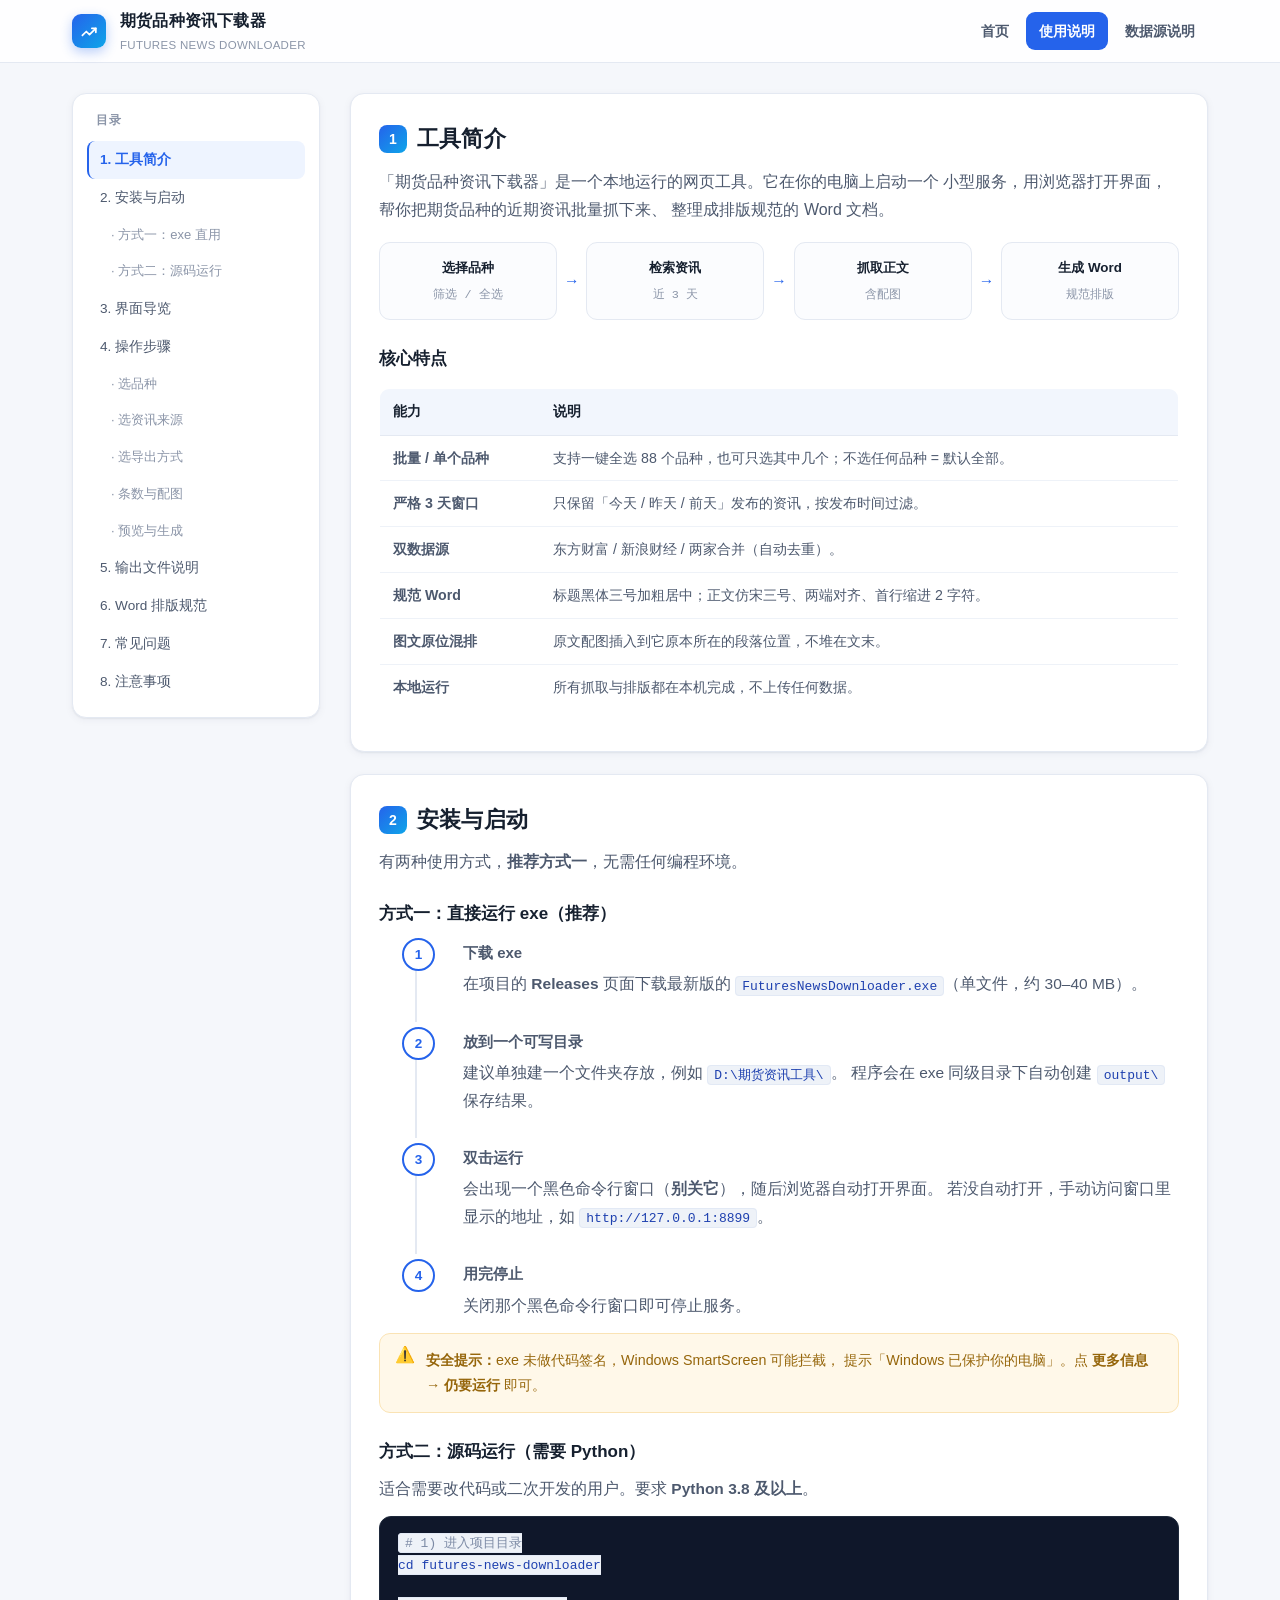
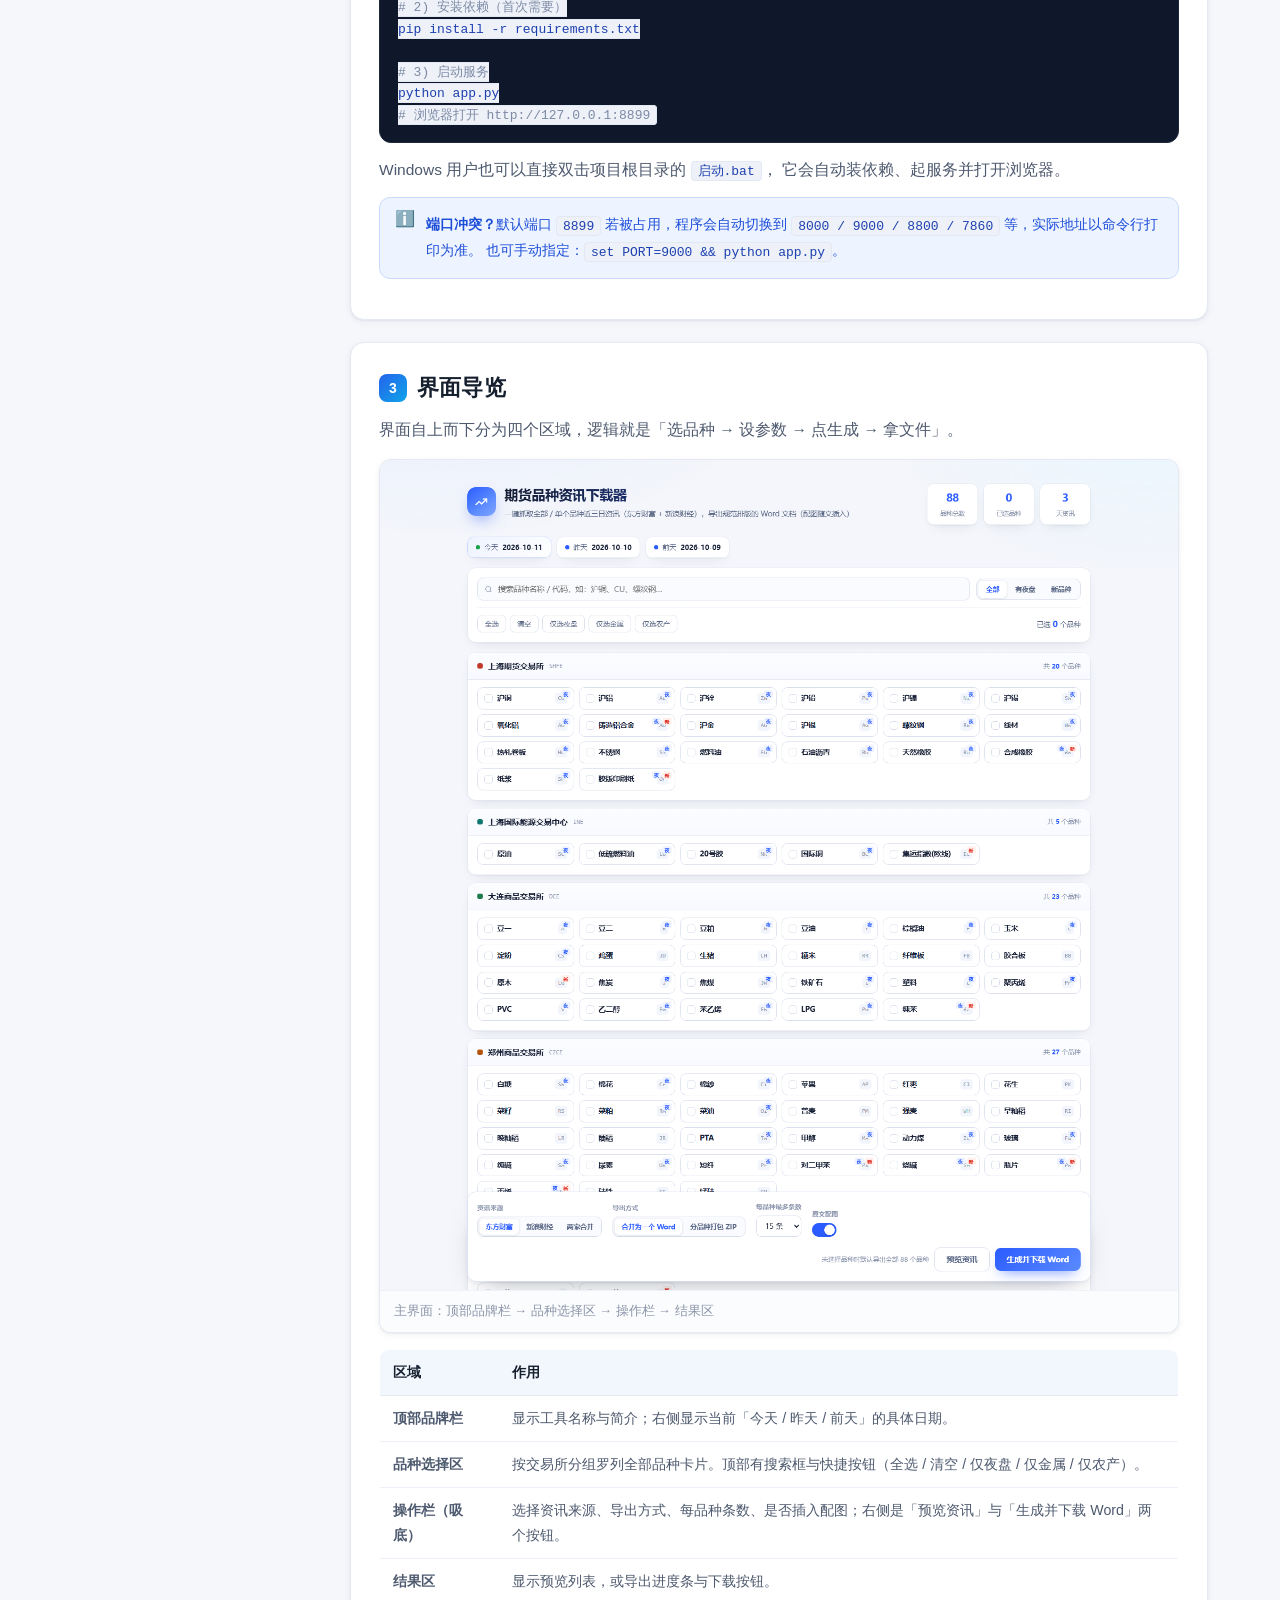
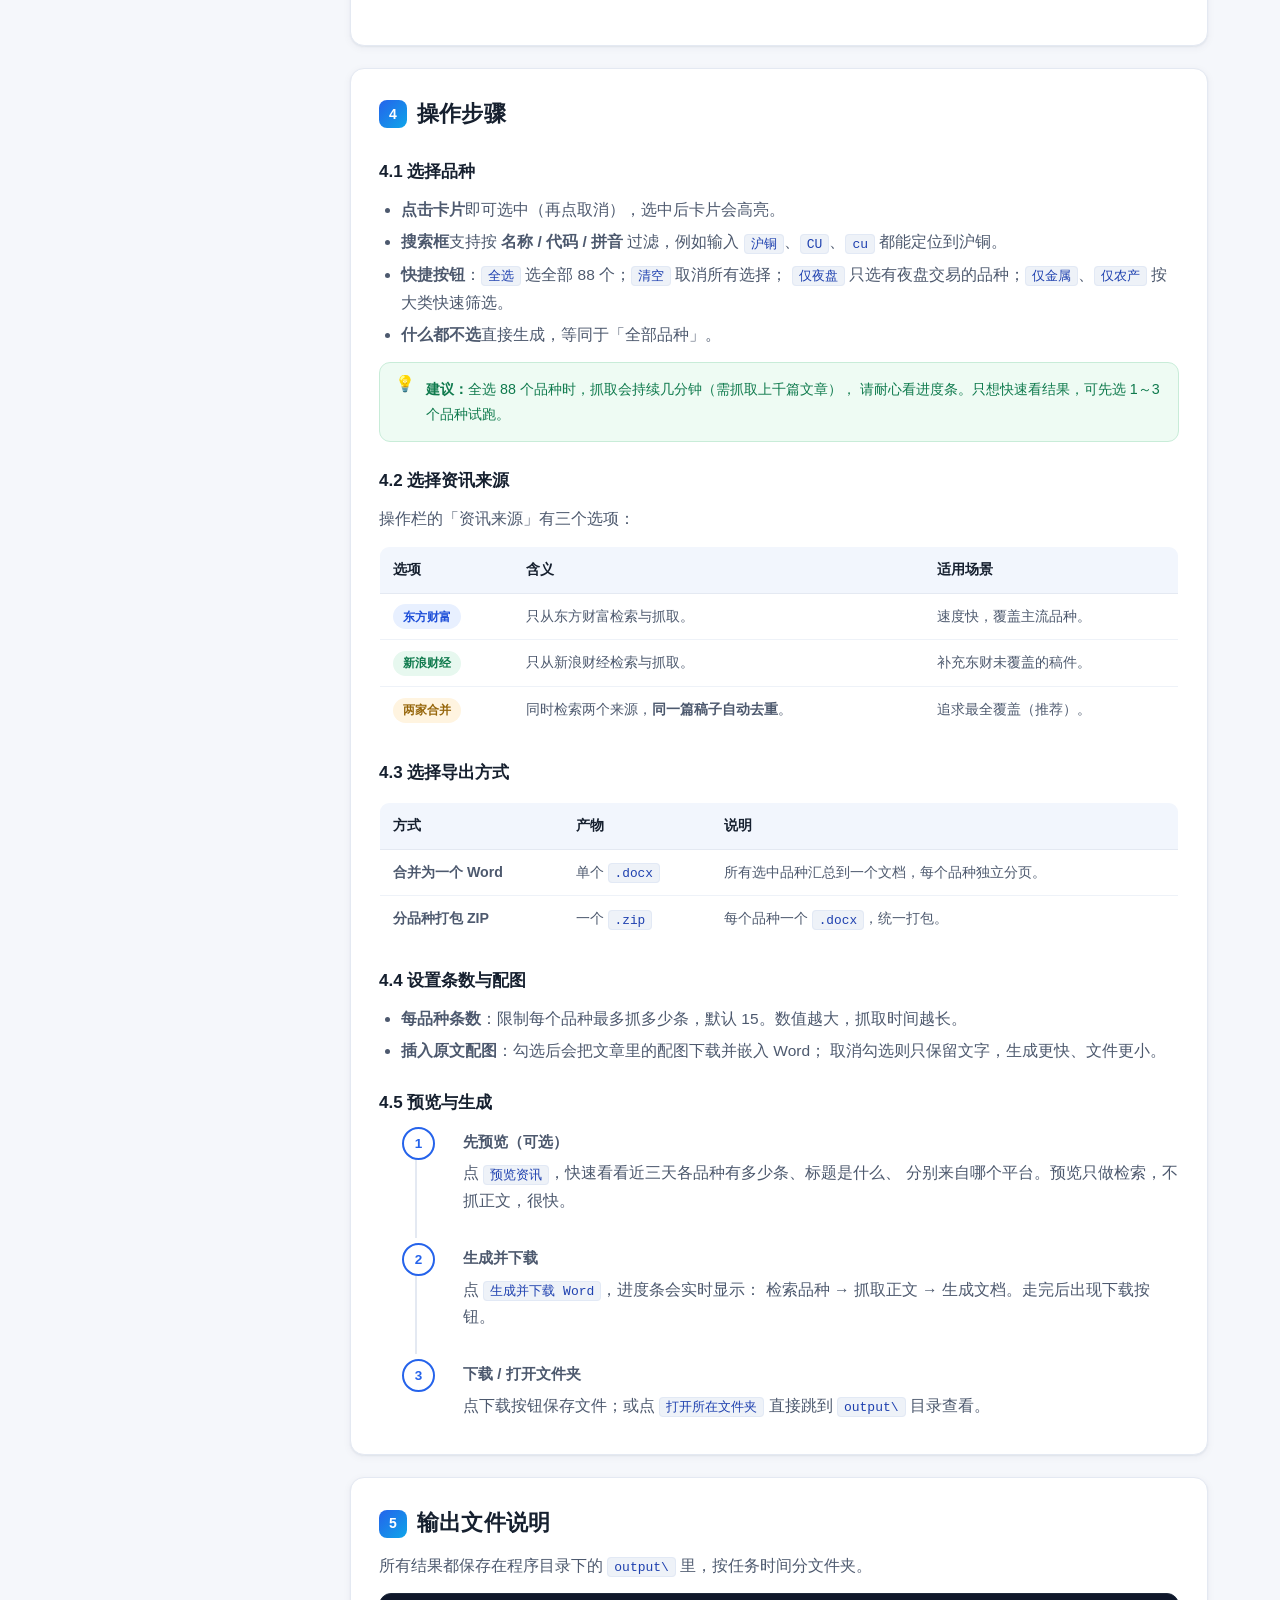
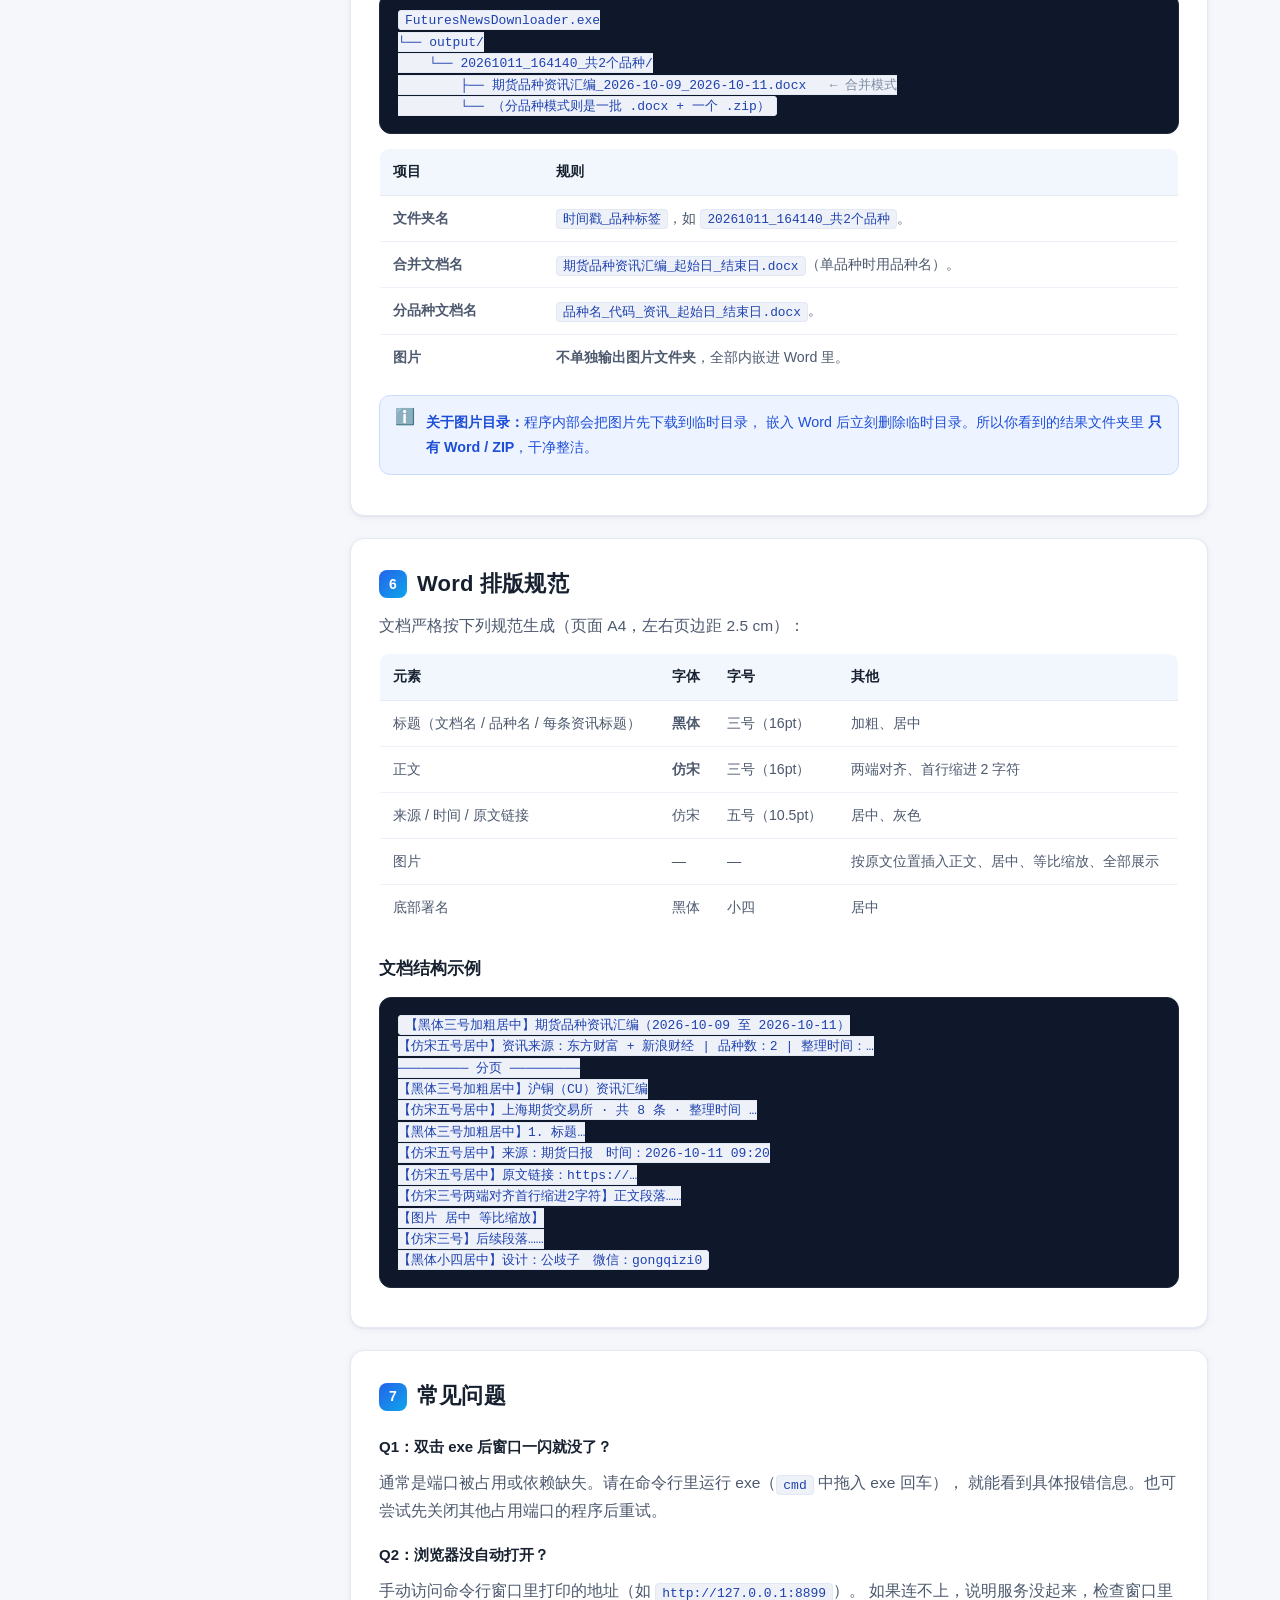
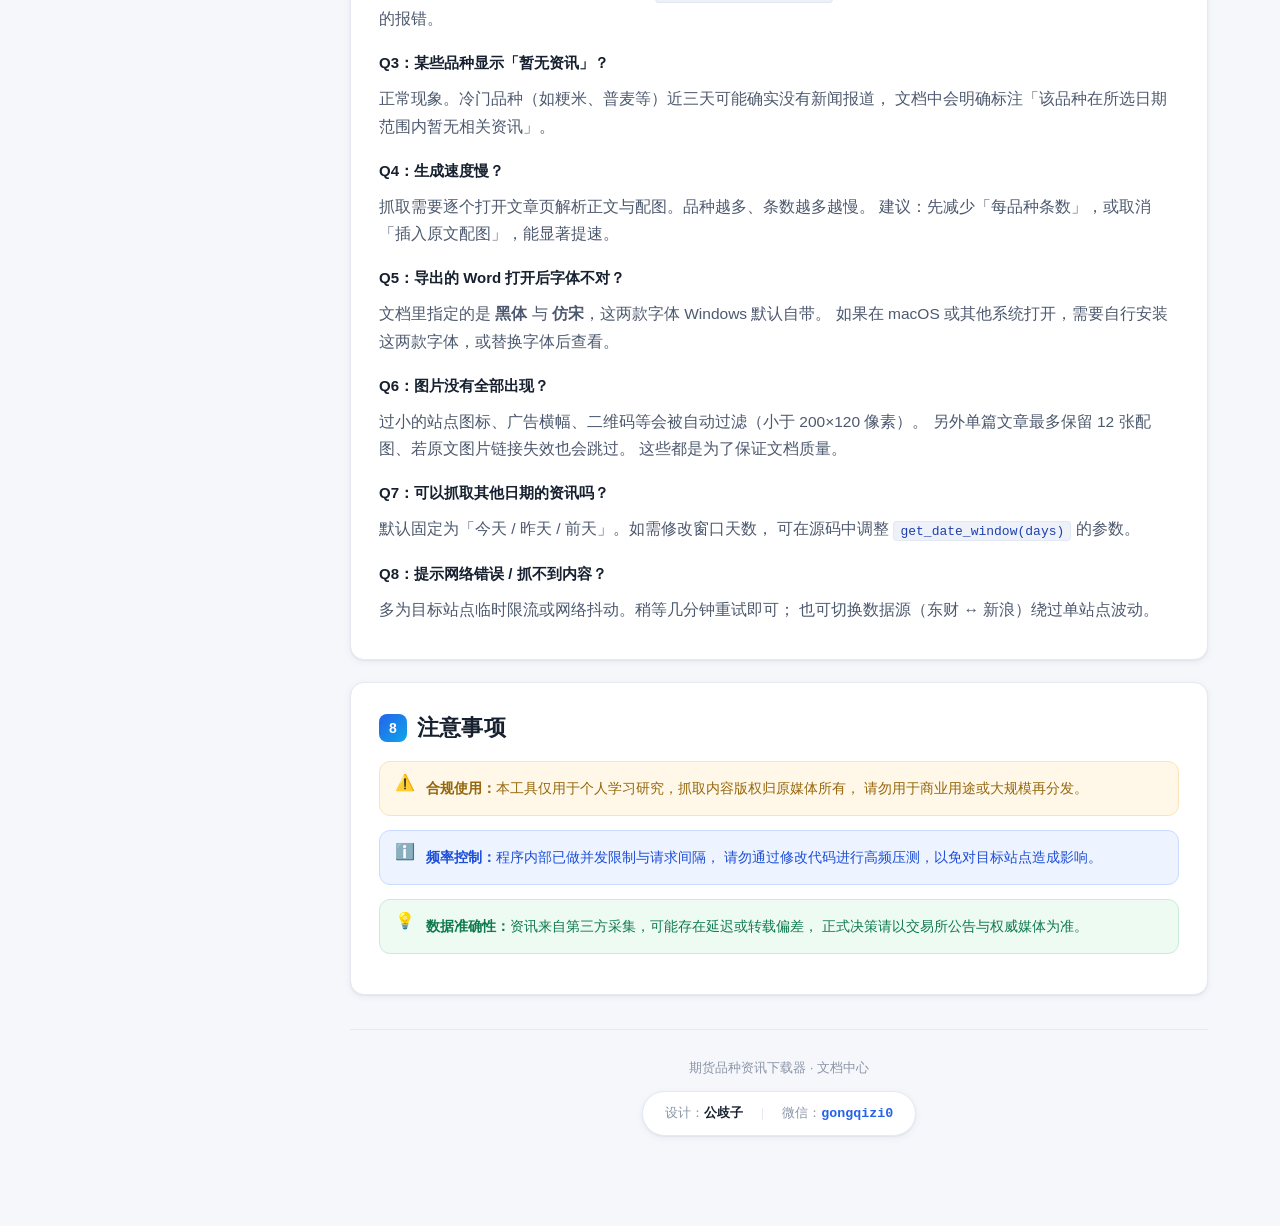
<file: docs/usage.html>
<!DOCTYPE html>
<html lang="zh-CN">
<head>
<meta charset="UTF-8">
<meta name="viewport" content="width=device-width, initial-scale=1.0">
<title>使用说明 · 期货品种资讯下载器</title>
<meta name="description" content="期货品种资讯下载器完整使用说明：安装、界面导览、操作步骤、输出说明、排版规范与常见问题。">
<link rel="icon" type="image/png" href="assets/favicon.png">
<link rel="stylesheet" href="assets/style.css">
</head>
<body>

<nav class="nav">
  <div class="nav-in">
    <div class="logo">
      <svg viewBox="0 0 24 24" fill="none" stroke="currentColor" stroke-width="2.2"
           stroke-linecap="round" stroke-linejoin="round">
        <path d="M3 17l5-5 4 4 8-8"/><path d="M15 8h5v5"/>
      </svg>
    </div>
    <div class="ttl">期货品种资讯下载器<small>FUTURES NEWS DOWNLOADER</small></div>
    <div class="nav-links">
      <a href="index.html">首页</a>
      <a href="usage.html" class="on">使用说明</a>
      <a href="data-source.html">数据源说明</a>
    </div>
  </div>
</nav>

<div class="wrap">
  <div class="layout">

    <!-- ============ 侧栏目录 ============ -->
    <aside class="toc">
      <h4>目录</h4>
      <a href="#intro">1. 工具简介</a>
      <a href="#install">2. 安装与启动</a>
      <a href="#install-exe" class="sub">· 方式一：exe 直用</a>
      <a href="#install-src" class="sub">· 方式二：源码运行</a>
      <a href="#ui">3. 界面导览</a>
      <a href="#steps">4. 操作步骤</a>
      <a href="#step-pick" class="sub">· 选品种</a>
      <a href="#step-src" class="sub">· 选资讯来源</a>
      <a href="#step-mode" class="sub">· 选导出方式</a>
      <a href="#step-opt" class="sub">· 条数与配图</a>
      <a href="#step-run" class="sub">· 预览与生成</a>
      <a href="#output">5. 输出文件说明</a>
      <a href="#format">6. Word 排版规范</a>
      <a href="#faq">7. 常见问题</a>
      <a href="#notice">8. 注意事项</a>
    </aside>

    <main class="content">

      <!-- ============ 1 ============ -->
      <section class="card" id="intro">
        <h2><span class="num">1</span>工具简介</h2>
        <p class="lead">
          「期货品种资讯下载器」是一个本地运行的网页工具。它在你的电脑上启动一个
          小型服务，用浏览器打开界面，帮你把期货品种的近期资讯批量抓下来、
          整理成排版规范的 Word 文档。
        </p>

        <div class="flow">
          <div class="node"><b>选择品种</b><span>筛选 / 全选</span></div>
          <div class="arw">→</div>
          <div class="node"><b>检索资讯</b><span>近 3 天</span></div>
          <div class="arw">→</div>
          <div class="node"><b>抓取正文</b><span>含配图</span></div>
          <div class="arw">→</div>
          <div class="node"><b>生成 Word</b><span>规范排版</span></div>
        </div>

        <h3>核心特点</h3>
        <table class="tbl">
          <tr><th>能力</th><th>说明</th></tr>
          <tr><td><b>批量 / 单个品种</b></td><td>支持一键全选 88 个品种，也可只选其中几个；不选任何品种 = 默认全部。</td></tr>
          <tr><td><b>严格 3 天窗口</b></td><td>只保留「今天 / 昨天 / 前天」发布的资讯，按发布时间过滤。</td></tr>
          <tr><td><b>双数据源</b></td><td>东方财富 / 新浪财经 / 两家合并（自动去重）。</td></tr>
          <tr><td><b>规范 Word</b></td><td>标题黑体三号加粗居中；正文仿宋三号、两端对齐、首行缩进 2 字符。</td></tr>
          <tr><td><b>图文原位混排</b></td><td>原文配图插入到它原本所在的段落位置，不堆在文末。</td></tr>
          <tr><td><b>本地运行</b></td><td>所有抓取与排版都在本机完成，不上传任何数据。</td></tr>
        </table>
      </section>

      <!-- ============ 2 ============ -->
      <section class="card" id="install">
        <h2><span class="num">2</span>安装与启动</h2>
        <p>有两种使用方式，<b>推荐方式一</b>，无需任何编程环境。</p>

        <h3 id="install-exe">方式一：直接运行 exe（推荐）</h3>
        <ol class="steps">
          <li>
            <b>下载 exe</b>
            <p>在项目的 <b>Releases</b> 页面下载最新版的
              <code>FuturesNewsDownloader.exe</code>（单文件，约 30–40 MB）。</p>
          </li>
          <li>
            <b>放到一个可写目录</b>
            <p>建议单独建一个文件夹存放，例如 <code>D:\期货资讯工具\</code>。
              程序会在 exe 同级目录下自动创建 <code>output\</code> 保存结果。</p>
          </li>
          <li>
            <b>双击运行</b>
            <p>会出现一个黑色命令行窗口（<b>别关它</b>），随后浏览器自动打开界面。
              若没自动打开，手动访问窗口里显示的地址，如
              <code>http://127.0.0.1:8899</code>。</p>
          </li>
          <li>
            <b>用完停止</b>
            <p>关闭那个黑色命令行窗口即可停止服务。</p>
          </li>
        </ol>
        <div class="note warn">
          <b>安全提示：</b>exe 未做代码签名，Windows SmartScreen 可能拦截，
          提示「Windows 已保护你的电脑」。点 <b>更多信息 → 仍要运行</b> 即可。
        </div>

        <h3 id="install-src">方式二：源码运行（需要 Python）</h3>
        <p>适合需要改代码或二次开发的用户。要求 <b>Python 3.8 及以上</b>。</p>
        <pre><code><span class="c"># 1) 进入项目目录</span>
cd futures-news-downloader

<span class="c"># 2) 安装依赖（首次需要）</span>
pip install -r requirements.txt

<span class="c"># 3) 启动服务</span>
python app.py
<span class="c"># 浏览器打开 http://127.0.0.1:8899</span></code></pre>
        <p>Windows 用户也可以直接双击项目根目录的 <code>启动.bat</code>，
          它会自动装依赖、起服务并打开浏览器。</p>
        <div class="note info">
          <b>端口冲突？</b>默认端口 <code>8899</code> 若被占用，程序会自动切换到
          <code>8000 / 9000 / 8800 / 7860</code> 等，实际地址以命令行打印为准。
          也可手动指定：<code>set PORT=9000 &amp;&amp; python app.py</code>。
        </div>
      </section>

      <!-- ============ 3 ============ -->
      <section class="card" id="ui">
        <h2><span class="num">3</span>界面导览</h2>
        <p>界面自上而下分为四个区域，逻辑就是「选品种 → 设参数 → 点生成 → 拿文件」。</p>

        <div class="shot">
          <img src="assets/ui-main.png" alt="主界面">
          <div class="cap">主界面：顶部品牌栏 → 品种选择区 → 操作栏 → 结果区</div>
        </div>

        <table class="tbl">
          <tr><th>区域</th><th>作用</th></tr>
          <tr><td><b>顶部品牌栏</b></td><td>显示工具名称与简介；右侧显示当前「今天 / 昨天 / 前天」的具体日期。</td></tr>
          <tr><td><b>品种选择区</b></td><td>按交易所分组罗列全部品种卡片。顶部有搜索框与快捷按钮（全选 / 清空 / 仅夜盘 / 仅金属 / 仅农产）。</td></tr>
          <tr><td><b>操作栏（吸底）</b></td><td>选择资讯来源、导出方式、每品种条数、是否插入配图；右侧是「预览资讯」与「生成并下载 Word」两个按钮。</td></tr>
          <tr><td><b>结果区</b></td><td>显示预览列表，或导出进度条与下载按钮。</td></tr>
        </table>
      </section>

      <!-- ============ 4 ============ -->
      <section class="card" id="steps">
        <h2><span class="num">4</span>操作步骤</h2>

        <h3 id="step-pick">4.1 选择品种</h3>
        <ul>
          <li><b>点击卡片</b>即可选中（再点取消），选中后卡片会高亮。</li>
          <li><b>搜索框</b>支持按 <b>名称 / 代码 / 拼音</b> 过滤，例如输入
            <code>沪铜</code>、<code>CU</code>、<code>cu</code> 都能定位到沪铜。</li>
          <li><b>快捷按钮</b>：<code>全选</code> 选全部 88 个；<code>清空</code> 取消所有选择；
            <code>仅夜盘</code> 只选有夜盘交易的品种；<code>仅金属</code>、<code>仅农产</code>
            按大类快速筛选。</li>
          <li><b>什么都不选</b>直接生成，等同于「全部品种」。</li>
        </ul>
        <div class="note tip">
          <b>建议：</b>全选 88 个品种时，抓取会持续几分钟（需抓取上千篇文章），
          请耐心看进度条。只想快速看结果，可先选 1～3 个品种试跑。
        </div>

        <h3 id="step-src">4.2 选择资讯来源</h3>
        <p>操作栏的「资讯来源」有三个选项：</p>
        <table class="tbl">
          <tr><th>选项</th><th>含义</th><th>适用场景</th></tr>
          <tr>
            <td><span class="pill blue">东方财富</span></td>
            <td>只从东方财富检索与抓取。</td>
            <td>速度快，覆盖主流品种。</td>
          </tr>
          <tr>
            <td><span class="pill green">新浪财经</span></td>
            <td>只从新浪财经检索与抓取。</td>
            <td>补充东财未覆盖的稿件。</td>
          </tr>
          <tr>
            <td><span class="pill amber">两家合并</span></td>
            <td>同时检索两个来源，<b>同一篇稿子自动去重</b>。</td>
            <td>追求最全覆盖（推荐）。</td>
          </tr>
        </table>

        <h3 id="step-mode">4.3 选择导出方式</h3>
        <table class="tbl">
          <tr><th>方式</th><th>产物</th><th>说明</th></tr>
          <tr>
            <td><b>合并为一个 Word</b></td>
            <td>单个 <code>.docx</code></td>
            <td>所有选中品种汇总到一个文档，每个品种独立分页。</td>
          </tr>
          <tr>
            <td><b>分品种打包 ZIP</b></td>
            <td>一个 <code>.zip</code></td>
            <td>每个品种一个 <code>.docx</code>，统一打包。</td>
          </tr>
        </table>

        <h3 id="step-opt">4.4 设置条数与配图</h3>
        <ul>
          <li><b>每品种条数</b>：限制每个品种最多抓多少条，默认 15。数值越大，抓取时间越长。</li>
          <li><b>插入原文配图</b>：勾选后会把文章里的配图下载并嵌入 Word；
            取消勾选则只保留文字，生成更快、文件更小。</li>
        </ul>

        <h3 id="step-run">4.5 预览与生成</h3>
        <ol class="steps">
          <li>
            <b>先预览（可选）</b>
            <p>点 <code>预览资讯</code>，快速看看近三天各品种有多少条、标题是什么、
              分别来自哪个平台。预览只做检索，不抓正文，很快。</p>
          </li>
          <li>
            <b>生成并下载</b>
            <p>点 <code>生成并下载 Word</code>，进度条会实时显示：
              检索品种 → 抓取正文 → 生成文档。走完后出现下载按钮。</p>
          </li>
          <li>
            <b>下载 / 打开文件夹</b>
            <p>点下载按钮保存文件；或点 <code>打开所在文件夹</code> 直接跳到
              <code>output\</code> 目录查看。</p>
          </li>
        </ol>
      </section>

      <!-- ============ 5 ============ -->
      <section class="card" id="output">
        <h2><span class="num">5</span>输出文件说明</h2>
        <p>所有结果都保存在程序目录下的 <code>output\</code> 里，按任务时间分文件夹。</p>
        <pre><code>FuturesNewsDownloader.exe
└── output/
    └── 20261011_164140_共2个品种/
        ├── 期货品种资讯汇编_2026-10-09_2026-10-11.docx   <span class="c">← 合并模式</span>
        └── （分品种模式则是一批 .docx + 一个 .zip）</code></pre>

        <table class="tbl">
          <tr><th>项目</th><th>规则</th></tr>
          <tr><td><b>文件夹名</b></td><td><code>时间戳_品种标签</code>，如 <code>20261011_164140_共2个品种</code>。</td></tr>
          <tr><td><b>合并文档名</b></td><td><code>期货品种资讯汇编_起始日_结束日.docx</code>（单品种时用品种名）。</td></tr>
          <tr><td><b>分品种文档名</b></td><td><code>品种名_代码_资讯_起始日_结束日.docx</code>。</td></tr>
          <tr><td><b>图片</b></td><td><b>不单独输出图片文件夹</b>，全部内嵌进 Word 里。</td></tr>
        </table>

        <div class="note info">
          <b>关于图片目录：</b>程序内部会把图片先下载到临时目录，
          嵌入 Word 后立刻删除临时目录。所以你看到的结果文件夹里
          <b>只有 Word / ZIP</b>，干净整洁。
        </div>
      </section>

      <!-- ============ 6 ============ -->
      <section class="card" id="format">
        <h2><span class="num">6</span>Word 排版规范</h2>
        <p>文档严格按下列规范生成（页面 A4，左右页边距 2.5 cm）：</p>
        <table class="tbl">
          <tr><th>元素</th><th>字体</th><th>字号</th><th>其他</th></tr>
          <tr>
            <td>标题（文档名 / 品种名 / 每条资讯标题）</td>
            <td><b>黑体</b></td><td>三号（16pt）</td><td>加粗、居中</td>
          </tr>
          <tr>
            <td>正文</td>
            <td><b>仿宋</b></td><td>三号（16pt）</td><td>两端对齐、首行缩进 2 字符</td>
          </tr>
          <tr>
            <td>来源 / 时间 / 原文链接</td>
            <td>仿宋</td><td>五号（10.5pt）</td><td>居中、灰色</td>
          </tr>
          <tr>
            <td>图片</td>
            <td>—</td><td>—</td><td>按原文位置插入正文、居中、等比缩放、全部展示</td>
          </tr>
          <tr>
            <td>底部署名</td>
            <td>黑体</td><td>小四</td><td>居中</td>
          </tr>
        </table>

        <h3>文档结构示例</h3>
        <pre><code>【黑体三号加粗居中】期货品种资讯汇编（2026-10-09 至 2026-10-11）
【仿宋五号居中】资讯来源：东方财富 + 新浪财经 | 品种数：2 | 整理时间：…
───────── 分页 ─────────
【黑体三号加粗居中】沪铜（CU）资讯汇编
【仿宋五号居中】上海期货交易所 · 共 8 条 · 整理时间 …
【黑体三号加粗居中】1. 标题…
【仿宋五号居中】来源：期货日报　时间：2026-10-11 09:20
【仿宋五号居中】原文链接：https://…
【仿宋三号两端对齐首行缩进2字符】正文段落……
【图片 居中 等比缩放】
【仿宋三号】后续段落……
【黑体小四居中】设计：公歧子　微信：gongqizi0</code></pre>
      </section>

      <!-- ============ 7 ============ -->
      <section class="card" id="faq">
        <h2><span class="num">7</span>常见问题</h2>

        <h4>Q1：双击 exe 后窗口一闪就没了？</h4>
        <p>通常是端口被占用或依赖缺失。请在命令行里运行 exe（<code>cmd</code> 中拖入 exe 回车），
          就能看到具体报错信息。也可尝试先关闭其他占用端口的程序后重试。</p>

        <h4>Q2：浏览器没自动打开？</h4>
        <p>手动访问命令行窗口里打印的地址（如 <code>http://127.0.0.1:8899</code>）。
          如果连不上，说明服务没起来，检查窗口里的报错。</p>

        <h4>Q3：某些品种显示「暂无资讯」？</h4>
        <p>正常现象。冷门品种（如粳米、普麦等）近三天可能确实没有新闻报道，
          文档中会明确标注「该品种在所选日期范围内暂无相关资讯」。</p>

        <h4>Q4：生成速度慢？</h4>
        <p>抓取需要逐个打开文章页解析正文与配图。品种越多、条数越多越慢。
          建议：先减少「每品种条数」，或取消「插入原文配图」，能显著提速。</p>

        <h4>Q5：导出的 Word 打开后字体不对？</h4>
        <p>文档里指定的是 <b>黑体</b> 与 <b>仿宋</b>，这两款字体 Windows 默认自带。
          如果在 macOS 或其他系统打开，需要自行安装这两款字体，或替换字体后查看。</p>

        <h4>Q6：图片没有全部出现？</h4>
        <p>过小的站点图标、广告横幅、二维码等会被自动过滤（小于 200×120 像素）。
          另外单篇文章最多保留 12 张配图、若原文图片链接失效也会跳过。
          这些都是为了保证文档质量。</p>

        <h4>Q7：可以抓取其他日期的资讯吗？</h4>
        <p>默认固定为「今天 / 昨天 / 前天」。如需修改窗口天数，
          可在源码中调整 <code>get_date_window(days)</code> 的参数。</p>

        <h4>Q8：提示网络错误 / 抓不到内容？</h4>
        <p>多为目标站点临时限流或网络抖动。稍等几分钟重试即可；
          也可切换数据源（东财 ↔ 新浪）绕过单站点波动。</p>
      </section>

      <!-- ============ 8 ============ -->
      <section class="card" id="notice">
        <h2><span class="num">8</span>注意事项</h2>
        <div class="note warn">
          <b>合规使用：</b>本工具仅用于个人学习研究，抓取内容版权归原媒体所有，
          请勿用于商业用途或大规模再分发。
        </div>
        <div class="note info">
          <b>频率控制：</b>程序内部已做并发限制与请求间隔，
          请勿通过修改代码进行高频压测，以免对目标站点造成影响。
        </div>
        <div class="note tip">
          <b>数据准确性：</b>资讯来自第三方采集，可能存在延迟或转载偏差，
          正式决策请以交易所公告与权威媒体为准。
        </div>
      </section>

      <footer class="foot">
        <div>期货品种资讯下载器 · 文档中心</div>
        <div class="sig">
          <span>设计：<b>公歧子</b></span>
          <i>|</i>
          <span>微信：<span class="mail">gongqizi0</span></span>
        </div>
      </footer>

    </main>
  </div>
</div>
<script src="assets/app.js"></script>
</body>
</html>
</file>
<file: docs/assets/style.css>
/* ==========================================================================
   期货品种资讯下载器 · 文档站样式
   ========================================================================== */
:root{
  --bg:#f5f7fb;
  --card:#ffffff;
  --text:#16202f;
  --text-2:#4d596e;
  --text-3:#8b95a8;
  --border:#e4e9f2;
  --border-2:#eef2f8;
  --brand:#2563eb;
  --brand-2:#0ea5e9;
  --brand-soft:#eef4ff;
  --ok:#10b981;
  --warn:#f59e0b;
  --red:#ef4444;
  --code-bg:#0f172a;
  --code-text:#e2e8f0;
  --mono:"SFMono-Regular",Consolas,"Liberation Mono",Menlo,monospace;
  --shadow-sm:0 1px 2px rgba(20,35,70,.06),0 2px 8px rgba(20,35,70,.05);
  --shadow-md:0 4px 16px rgba(20,35,70,.08),0 12px 32px rgba(20,35,70,.06);
  --radius:14px;
}
*{box-sizing:border-box}
html{scroll-behavior:smooth}
body{
  margin:0;background:var(--bg);color:var(--text);
  font-family:-apple-system,BlinkMacSystemFont,"Segoe UI","PingFang SC",
    "Hiragino Sans GB","Microsoft YaHei",sans-serif;
  font-size:15.5px;line-height:1.75;-webkit-font-smoothing:antialiased;
}
a{color:var(--brand);text-decoration:none}
a:hover{text-decoration:underline}

/* ---------------- 顶部导航 ---------------- */
.nav{
  position:sticky;top:0;z-index:50;
  background:rgba(255,255,255,.86);backdrop-filter:saturate(180%) blur(14px);
  border-bottom:1px solid var(--border);
}
.nav-in{max-width:1180px;margin:0 auto;padding:0 22px;height:62px;
  display:flex;align-items:center;gap:14px}
.nav .logo{width:34px;height:34px;border-radius:9px;flex:none;
  background:linear-gradient(135deg,var(--brand),var(--brand-2));
  display:flex;align-items:center;justify-content:center;color:#fff;
  box-shadow:0 4px 12px rgba(37,99,235,.32)}
.nav .logo svg{width:19px;height:19px}
.nav .ttl{font-weight:700;font-size:16px;letter-spacing:.2px}
.nav .ttl small{display:block;font-weight:500;font-size:11.5px;color:var(--text-3);
  letter-spacing:.3px}
.nav-links{margin-left:auto;display:flex;gap:4px;flex-wrap:wrap}
.nav-links a{padding:7px 13px;border-radius:9px;font-size:14px;
  color:var(--text-2);font-weight:600}
.nav-links a:hover{background:var(--brand-soft);color:var(--brand);text-decoration:none}
.nav-links a.on{background:var(--brand);color:#fff}

/* ---------------- 版心 ---------------- */
.wrap{max-width:1180px;margin:0 auto;padding:30px 22px 90px}

/* ---------------- Hero ---------------- */
.hero{
  position:relative;overflow:hidden;border-radius:20px;padding:44px 42px 40px;
  background:linear-gradient(135deg,#1e3a8a 0%,#2563eb 48%,#0ea5e9 100%);
  color:#fff;box-shadow:var(--shadow-md);margin-bottom:30px;
}
.hero::after{
  content:"";position:absolute;right:-90px;top:-90px;width:340px;height:340px;
  border-radius:50%;background:radial-gradient(circle,rgba(255,255,255,.22),transparent 68%);
}
.hero::before{
  content:"";position:absolute;right:60px;bottom:-130px;width:260px;height:260px;
  border-radius:50%;background:radial-gradient(circle,rgba(255,255,255,.14),transparent 70%);
}
.hero h1{margin:0 0 12px;font-size:31px;line-height:1.32;position:relative;z-index:1;
  letter-spacing:.3px}
.hero p{margin:0;position:relative;z-index:1;color:rgba(255,255,255,.9);
  font-size:15.5px;max-width:760px}
.hero .badges{display:flex;gap:9px;flex-wrap:wrap;margin-top:20px;position:relative;z-index:1}
.hero .badge{background:rgba(255,255,255,.16);border:1px solid rgba(255,255,255,.26);
  padding:5px 13px;border-radius:999px;font-size:12.8px;font-weight:600;
  backdrop-filter:blur(6px)}
.hero .cta{display:flex;gap:12px;flex-wrap:wrap;margin-top:24px;position:relative;z-index:1}
.hero .cta a{padding:11px 22px;border-radius:11px;font-weight:700;font-size:14.5px;
  background:#fff;color:#1e40af;box-shadow:0 6px 18px rgba(0,0,0,.16)}
.hero .cta a.ghost{background:rgba(255,255,255,.14);color:#fff;
  border:1px solid rgba(255,255,255,.4);box-shadow:none}
.hero .cta a:hover{text-decoration:none;transform:translateY(-1px)}

/* ---------------- 布局：侧栏 + 内容 ---------------- */
.layout{display:grid;grid-template-columns:248px 1fr;gap:30px;align-items:start}
.toc{position:sticky;top:82px;background:var(--card);border:1px solid var(--border);
  border-radius:var(--radius);padding:16px 14px;box-shadow:var(--shadow-sm);
  max-height:calc(100vh - 110px);overflow:auto}
.toc h4{margin:0 0 10px;font-size:12px;letter-spacing:.9px;text-transform:uppercase;
  color:var(--text-3);font-weight:700;padding-left:9px}
.toc a{display:block;padding:7px 11px;border-radius:8px;font-size:13.6px;
  color:var(--text-2);font-weight:500;border-left:2px solid transparent}
.toc a:hover{background:var(--border-2);color:var(--text);text-decoration:none}
.toc a.on{background:var(--brand-soft);color:var(--brand);font-weight:700;
  border-left-color:var(--brand)}
.toc a.sub{padding-left:22px;font-size:13px;color:var(--text-3)}

.content{min-width:0}

/* ---------------- 卡片 / 章节 ---------------- */
.card{background:var(--card);border:1px solid var(--border);border-radius:var(--radius);
  padding:26px 28px;margin-bottom:22px;box-shadow:var(--shadow-sm)}
.card>h2{margin:0 0 6px;font-size:22px;letter-spacing:.2px;scroll-margin-top:82px}
.card>h2 .num{
  display:inline-flex;align-items:center;justify-content:center;
  width:28px;height:28px;border-radius:8px;background:linear-gradient(135deg,var(--brand),var(--brand-2));
  color:#fff;font-size:14px;font-weight:700;margin-right:10px;vertical-align:2px}
.card>h3{margin:24px 0 8px;font-size:17px;scroll-margin-top:82px}
.card>h4{margin:18px 0 6px;font-size:15px;color:var(--text);scroll-margin-top:82px}
.card p{margin:9px 0;color:var(--text-2)}
.card ul,.card ol{margin:9px 0;padding-left:22px;color:var(--text-2)}
.card li{margin:5px 0}
.card li>strong{color:var(--text)}
.card .lead{font-size:16px;color:var(--text-2)}
hr.sep{border:none;border-top:1px dashed var(--border);margin:26px 0}

/* ---------------- 表格 ---------------- */
.tbl{width:100%;border-collapse:collapse;margin:14px 0;font-size:14.2px;
  border:1px solid var(--border);border-radius:10px;overflow:hidden}
.tbl th{background:#f2f6fd;text-align:left;padding:11px 13px;font-weight:700;
  color:var(--text);border-bottom:1px solid var(--border);white-space:nowrap;font-size:13.6px}
.tbl td{padding:10px 13px;border-bottom:1px solid var(--border-2);color:var(--text-2);
  vertical-align:top}
.tbl tr:last-child td{border-bottom:none}
.tbl tr:hover td{background:#fafcff}
.tbl code{font-size:12.8px}

/* ---------------- 代码块 ---------------- */
pre{background:var(--code-bg);color:var(--code-text);border-radius:12px;padding:16px 18px;
  overflow:auto;font-family:var(--mono);font-size:13px;line-height:1.65;margin:13px 0;
  border:1px solid #1e293b}
pre .c{color:#7c8aa5}      /* 注释 */
pre .k{color:#7dd3fc}      /* 关键字/高亮 */
pre .s{color:#a5f3b0}      /* 字符串 */
pre .n{color:#fca5a5}      /* 数字/强调 */
code{font-family:var(--mono);background:#eef2f8;color:#1e40af;padding:1.5px 6px;
  border-radius:4px;font-size:13px;border:1px solid #e2e9f5}
h2 code,h3 code{font-size:.86em}

/* ---------------- 提示条 ---------------- */
.note{border-radius:11px;padding:14px 16px 14px 46px;margin:14px 0;position:relative;
  font-size:14.3px;border:1px solid}
.note::before{position:absolute;left:15px;top:13px;font-size:16px;line-height:1}
.note.tip{background:#eefbf3;border-color:#c8ecd8;color:#0f7a4d}
.note.tip::before{content:"💡"}
.note.warn{background:#fff8e9;border-color:#fae3b4;color:#96660b}
.note.warn::before{content:"⚠️"}
.note.info{background:#eef4ff;border-color:#c9dbff;color:#1d4ed8}
.note.info::before{content:"ℹ️"}
.note.danger{background:#fef2f2;border-color:#fbd5d5;color:#b42318}
.note.danger::before{content:"⛔"}
.note b{color:inherit}

/* ---------------- 特性网格 ---------------- */
.grid{display:grid;gap:14px;margin:16px 0}
.grid.g2{grid-template-columns:repeat(auto-fit,minmax(268px,1fr))}
.grid.g3{grid-template-columns:repeat(auto-fit,minmax(206px,1fr))}
.grid.g4{grid-template-columns:repeat(auto-fit,minmax(160px,1fr))}
.feat{background:#fbfcfe;border:1px solid var(--border);border-radius:12px;padding:16px 17px}
.feat .ic{width:34px;height:34px;border-radius:9px;background:var(--brand-soft);color:var(--brand);
  display:flex;align-items:center;justify-content:center;margin-bottom:10px;font-size:17px}
.feat h4{margin:0 0 5px;font-size:14.6px}
.feat p{margin:0;font-size:13.4px;color:var(--text-3);line-height:1.6}
.stat{background:#fbfcfe;border:1px solid var(--border);border-radius:12px;
  padding:16px 14px;text-align:center}
.stat b{display:block;font-size:26px;font-weight:800;line-height:1.2;
  background:linear-gradient(135deg,var(--brand),var(--brand-2));
  -webkit-background-clip:text;background-clip:text;color:transparent}
.stat span{font-size:12.6px;color:var(--text-3);font-weight:600}

/* ---------------- 步骤 ---------------- */
.steps{counter-reset:s;margin:14px 0;padding:0;list-style:none}
.steps>li{counter-increment:s;position:relative;padding:2px 0 20px 46px;
  border-left:2px solid var(--border);margin-left:14px}
.steps>li:last-child{border-left-color:transparent;padding-bottom:0}
.steps>li::before{content:counter(s);position:absolute;left:-15px;top:0;
  width:29px;height:29px;border-radius:50%;background:#fff;border:2px solid var(--brand);
  color:var(--brand);font-weight:800;font-size:13.5px;display:flex;align-items:center;
  justify-content:center}
.steps>li>b{display:block;font-size:15px;margin-bottom:3px}
.steps>li p{margin:4px 0}

/* ---------------- 图片 ---------------- */
.shot{border:1px solid var(--border);border-radius:12px;overflow:hidden;
  box-shadow:var(--shadow-sm);margin:16px 0;background:#fff}
.shot img{display:block;width:100%;height:auto}
.shot .cap{padding:9px 14px;font-size:12.8px;color:var(--text-3);
  border-top:1px solid var(--border-2);background:#fbfcfe}

/* ---------------- 流程图 ---------------- */
.flow{display:flex;align-items:stretch;gap:0;flex-wrap:wrap;margin:18px 0}
.flow .node{flex:1;min-width:120px;background:#fbfcfe;border:1px solid var(--border);
  border-radius:11px;padding:13px 12px;text-align:center}
.flow .node b{display:block;font-size:13.4px;color:var(--text)}
.flow .node span{font-size:11.8px;color:var(--text-3);font-family:var(--mono)}
.flow .arw{display:flex;align-items:center;padding:0 7px;color:var(--brand);font-weight:800}

/* ---------------- 徽章 ---------------- */
.pill{display:inline-block;padding:2.5px 10px;border-radius:999px;font-size:12px;
  font-weight:700;line-height:1.7}
.pill.blue{background:#e8f0ff;color:#1d4ed8}
.pill.green{background:#e7f8ef;color:#0f7a4d}
.pill.amber{background:#fff4e0;color:#96660b}
.pill.gray{background:#eef2f8;color:#5b6779}
.pill.red{background:#fdecec;color:#b42318}

/* ---------------- 页脚 ---------------- */
.foot{margin-top:34px;padding:26px 4px 0;border-top:1px solid var(--border);
  text-align:center;color:var(--text-3);font-size:13.3px}
.foot .sig{margin-top:12px;display:inline-flex;gap:18px;flex-wrap:wrap;
  justify-content:center;background:#fff;border:1px solid var(--border);
  border-radius:999px;padding:9px 22px;box-shadow:var(--shadow-sm)}
.foot .sig b{color:var(--text);font-weight:700}
.foot .sig i{font-style:normal;color:var(--border)}
.foot .sig .mail{font-family:var(--mono);color:var(--brand);font-weight:700}

/* ---------------- 首页卡片 ---------------- */
.doc-cards{display:grid;grid-template-columns:repeat(auto-fit,minmax(300px,1fr));gap:18px;
  margin:26px 0}
.doc-card{background:var(--card);border:1px solid var(--border);border-radius:16px;
  padding:26px 26px 22px;box-shadow:var(--shadow-sm);display:flex;flex-direction:column;
  transition:.2s;position:relative;overflow:hidden}
.doc-card:hover{transform:translateY(-3px);box-shadow:var(--shadow-md);
  border-color:#c9dbff;text-decoration:none}
.doc-card .ic{width:44px;height:44px;border-radius:12px;display:flex;align-items:center;
  justify-content:center;font-size:21px;margin-bottom:14px;color:#fff;
  background:linear-gradient(135deg,var(--brand),var(--brand-2))}
.doc-card.a .ic{background:linear-gradient(135deg,#7c3aed,#a855f7)}
.doc-card.b .ic{background:linear-gradient(135deg,#059669,#10b981)}
.doc-card h3{margin:0 0 8px;font-size:18.5px;color:var(--text)}
.doc-card p{margin:0 0 16px;font-size:14.2px;color:var(--text-3);line-height:1.68;flex:1}
.doc-card .go{font-weight:700;font-size:14px;color:var(--brand);margin-top:auto}

/* ---------------- 响应式 ---------------- */
@media (max-width:900px){
  .layout{grid-template-columns:1fr}
  .toc{position:static;max-height:none;display:none}
  .hero{padding:32px 24px}
  .hero h1{font-size:24px}
  .nav-links a{padding:6px 9px;font-size:12.8px}
  .card{padding:20px 18px}
}
@media print{
  .nav,.toc{display:none}
  .layout{grid-template-columns:1fr}
  body{background:#fff}
  .card{box-shadow:none;break-inside:avoid}
}
</file>
